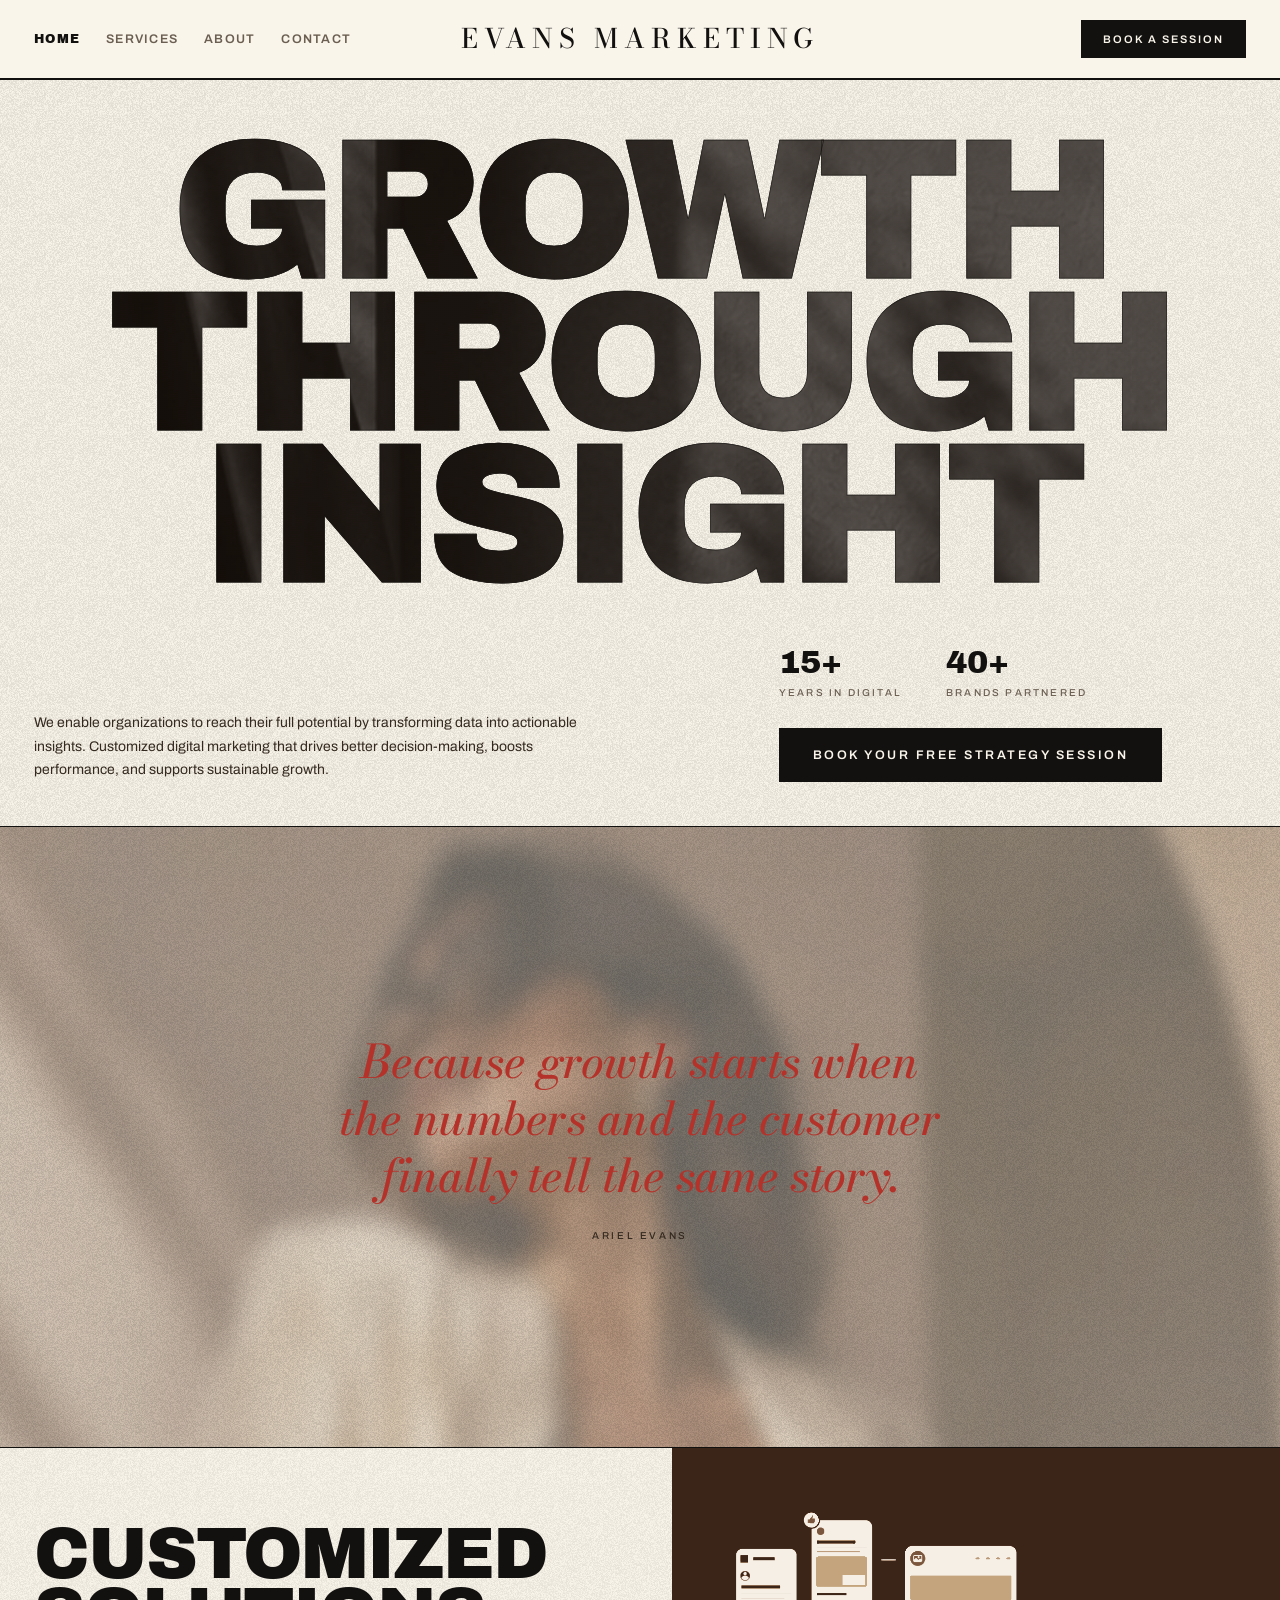
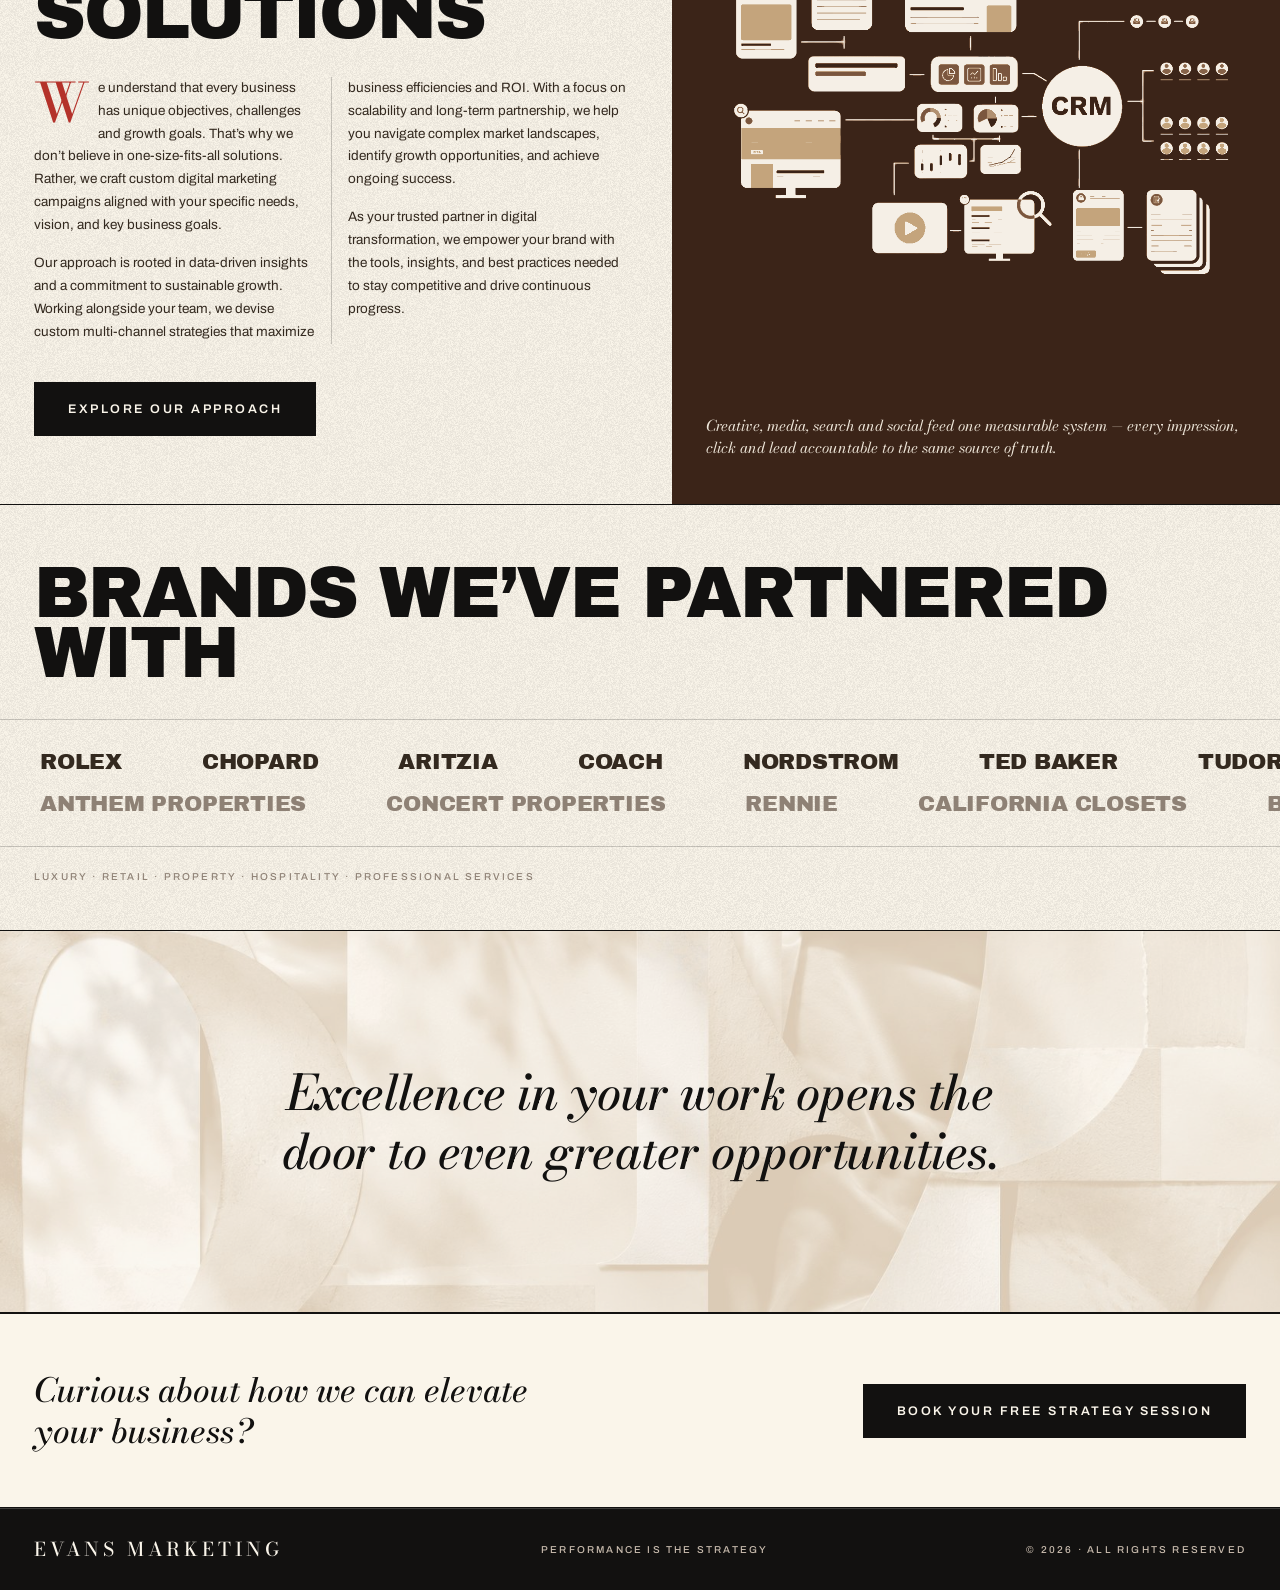
<file: index.html>
<!DOCTYPE html>
<html lang="en">
<head>
<meta charset="utf-8" />
<meta name="viewport" content="width=device-width, initial-scale=1" />
<title>Evans Marketing — Growth strategy &amp; performance marketing, Vancouver</title>
<meta name="description" content="Evans Marketing turns data into actionable insight. Customized digital marketing strategy and performance media from Ariel Evans — 15+ years, 40+ brands, Vancouver B.C." />
<meta property="og:title" content="Evans Marketing — Growth strategy &amp; performance marketing, Vancouver" />
<meta property="og:description" content="Evans Marketing turns data into actionable insight. Customized digital marketing strategy and performance media from Ariel Evans — 15+ years, 40+ brands, Vancouver B.C." />
<meta property="og:type" content="website" />
<link rel="preload" href="assets/fonts/archivo-black-latin.woff2" as="font" type="font/woff2" crossorigin />
<link rel="preload" href="assets/fonts/archivo-variable-latin.woff2" as="font" type="font/woff2" crossorigin />
<link rel="stylesheet" href="assets/css/fonts.css" />
<link rel="icon" href="favicon.ico" sizes="any" />
<link rel="icon" href="assets/img/favicon.svg" type="image/svg+xml" />
<link rel="stylesheet" href="assets/css/styles.css" />
<script src="assets/js/main.js" defer></script>
</head>
<body>
<a class="skip-link" href="#main">Skip to content</a>

<div class="page">

  <header class="site-header">
    <nav class="site-nav" aria-label="Primary">
      <a href="index.html" aria-current="page">Home</a>
      <a href="services.html">Services</a>
      <a href="about.html">About</a>
      <a href="contact.html">Contact</a>
    </nav>
    <a class="wordmark" href="index.html">Evans Marketing</a>
    <div class="header-cta">
      <a class="btn btn--compact" href="contact.html">Book a session</a>
    </div>
  </header>

  <main id="main">

    <!-- Hero: photo-in-type headline -->
    <section class="section hero">
      <div class="grain grain--16" aria-hidden="true"></div>

      <div class="hero__slab" id="heroSlab">
        <h1 class="hero__title">
          <span>Growth</span>
          <span>through</span>
          <span>insight</span>
        </h1>
        <div class="hero__scan" aria-hidden="true"></div>
      </div>

      <div class="hero__foot">
        <p class="hero__intro">We enable organizations to reach their full potential by transforming data into actionable insights. Customized digital marketing that drives better decision-making, boosts performance, and supports sustainable growth.</p>
        <div class="hero__aside">
          <div class="stats">
            <div>
              <div class="stat__figure">15+</div>
              <div class="stat__label">Years in digital</div>
            </div>
            <div>
              <div class="stat__figure">40+</div>
              <div class="stat__label">Brands partnered</div>
            </div>
          </div>
          <a class="btn" href="contact.html">Book your free strategy session</a>
        </div>
      </div>
    </section>
    <!-- Pull quote -->
    <section class="section quote-band">
      <img class="quote-band__bg" src="assets/img/editorial-portrait.jpg" alt="" aria-hidden="true" />
      <div class="quote-band__wash" aria-hidden="true"></div>
      <div class="grain grain--20" aria-hidden="true"></div>
      <blockquote>
        <p>Because growth starts when the numbers and the customer finally tell the same story.</p>
        <footer>Ariel Evans</footer>
      </blockquote>
    </section>
    <!-- Customized solutions -->
    <section class="section solutions" id="solutions" aria-labelledby="solutions-title">
      <div class="grain" aria-hidden="true"></div>

      <div class="solutions__copy">
        <h2 class="h-section" id="solutions-title">Customized solutions</h2>
        <div class="solutions__body">
          <p><span class="dropcap">W</span>e understand that every business has unique objectives, challenges and growth goals. That&rsquo;s why we don&rsquo;t believe in one-size-fits-all solutions. Rather, we craft custom digital marketing campaigns aligned with your specific needs, vision, and key business goals.</p>
          <p>Our approach is rooted in data-driven insights and a commitment to sustainable growth. Working alongside your team, we devise custom multi-channel strategies that maximize business efficiencies and ROI. With a focus on scalability and long-term partnership, we help you navigate complex market landscapes, identify growth opportunities, and achieve ongoing success.</p>
          <p>As your trusted partner in digital transformation, we empower your brand with the tools, insights, and best practices needed to stay competitive and drive continuous progress.</p>
        </div>
        <a class="btn" href="services.html">Explore our approach</a>
      </div>

      <figure class="ecosystem">
        <img src="assets/img/ecosystem-brand.png" alt="Full-funnel digital marketing ecosystem feeding a central CRM" width="1068" height="788" loading="lazy" />
        <figcaption>Creative, media, search and social feed one measurable system &mdash; every impression, click and lead accountable to the same source of truth.</figcaption>
      </figure>
    </section>
    <!-- Brands marquee -->
    <section class="section brands" id="brands" aria-labelledby="brands-title">
      <div class="grain" aria-hidden="true"></div>
      <div class="brands__head">
        <h2 class="h-section" id="brands-title">Brands we&rsquo;ve partnered with</h2>
      </div>
      <div class="marquee">
        <div class="marquee__track" aria-hidden="true">
          <div class="marquee__list">
            <span>Rolex</span><span>Chopard</span><span>Aritzia</span><span>Coach</span><span>Nordstrom</span><span>Ted Baker</span><span>Tudor</span><span>Mazda</span><span>Accor</span><span>Wyndham Hotels</span><span>Whistler Blackcomb</span><span>Tourism Vancouver</span>
          </div>
          <div class="marquee__list">
            <span>Rolex</span><span>Chopard</span><span>Aritzia</span><span>Coach</span><span>Nordstrom</span><span>Ted Baker</span><span>Tudor</span><span>Mazda</span><span>Accor</span><span>Wyndham Hotels</span><span>Whistler Blackcomb</span><span>Tourism Vancouver</span>
          </div>
        </div>
        <div class="marquee__track marquee__track--reverse" aria-hidden="true">
          <div class="marquee__list">
            <span>Anthem Properties</span><span>Concert Properties</span><span>Rennie</span><span>California Closets</span><span>Benjamin Moore</span><span>Seaspan</span><span>Grant Thornton</span><span>UBC</span><span>Nando&rsquo;s</span><span>Project Skin MD</span><span>Alpine Credits</span><span>Verve Living</span>
          </div>
          <div class="marquee__list">
            <span>Anthem Properties</span><span>Concert Properties</span><span>Rennie</span><span>California Closets</span><span>Benjamin Moore</span><span>Seaspan</span><span>Grant Thornton</span><span>UBC</span><span>Nando&rsquo;s</span><span>Project Skin MD</span><span>Alpine Credits</span><span>Verve Living</span>
          </div>
        </div>
        <!-- The marquee is decorative motion; this is the accessible list. -->
        <p class="visually-hidden">
          Brands we have partnered with: Rolex, Chopard, Aritzia, Coach, Nordstrom,
          Ted Baker, Tudor, Mazda, Accor, Wyndham Hotels, Whistler Blackcomb,
          Tourism Vancouver, Anthem Properties, Concert Properties, Rennie,
          California Closets, Benjamin Moore, Seaspan, Grant Thornton, UBC,
          Nando&rsquo;s, Project Skin MD, Alpine Credits and Verve Living.
        </p>
      </div>
      <div class="brands__categories">Luxury &middot; Retail &middot; Property &middot; Hospitality &middot; Professional services</div>
    </section>
    <!-- "Excellence" slab -->
    <section class="section slab">
      <img class="slab__bg" src="assets/img/paper-type-brand.jpg" alt="" aria-hidden="true" loading="lazy" />
      <div class="slab__wash" aria-hidden="true"></div>
      <div class="slab__inner">
        <p>Excellence in your work opens the door to even greater opportunities.</p>
      </div>
    </section>

    <!-- Closing CTA -->
    <section class="section cta-band">
      <p>Curious about how we can elevate your business?</p>
      <a class="btn" href="contact.html">Book your free strategy session</a>
    </section>

  </main>

  <footer class="site-footer">
    <span class="footer-mark">Evans Marketing</span>
    <span>Performance is the strategy</span>
    <span>&copy; 2026 &middot; All rights reserved</span>
  </footer>

</div>

</body>
</html>
</file>
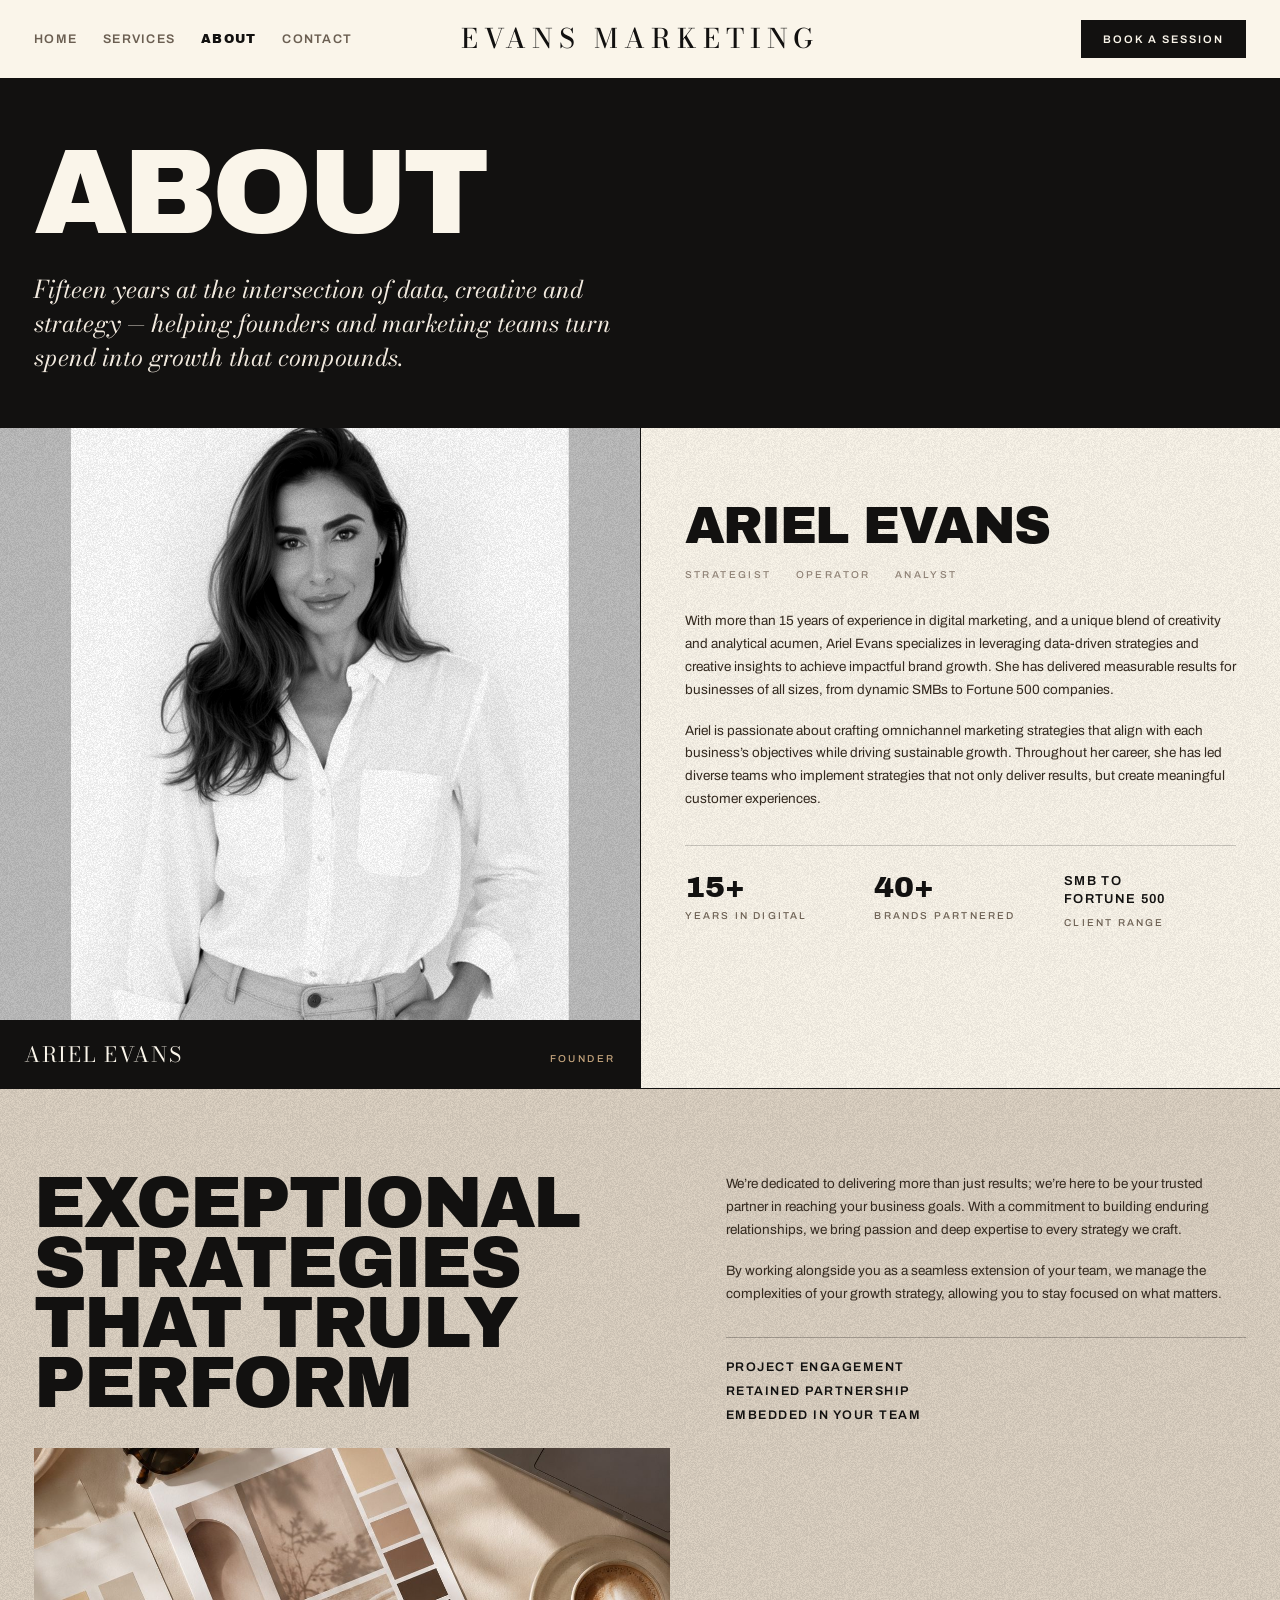
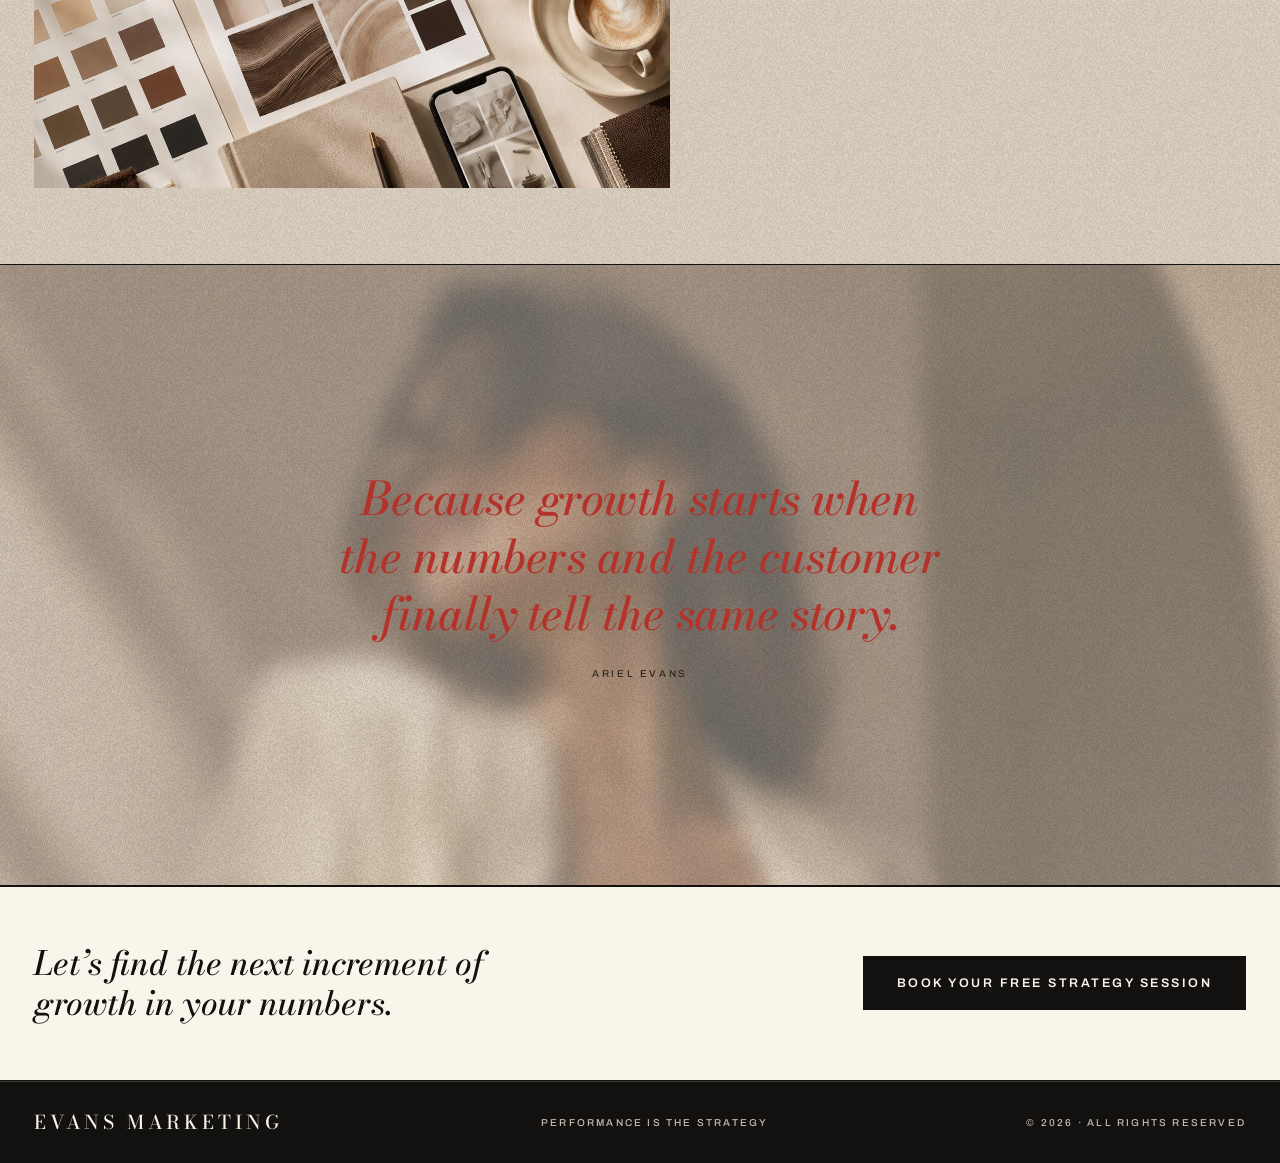
<file: about.html>
<!DOCTYPE html>
<html lang="en">
<head>
<meta charset="utf-8" />
<meta name="viewport" content="width=device-width, initial-scale=1" />
<title>About Ariel Evans — Evans Marketing</title>
<meta name="description" content="Fifteen years at the intersection of data, creative and strategy — helping founders and marketing teams turn spend into growth that compounds." />
<meta property="og:title" content="About Ariel Evans — Evans Marketing" />
<meta property="og:description" content="Fifteen years at the intersection of data, creative and strategy — helping founders and marketing teams turn spend into growth that compounds." />
<meta property="og:type" content="website" />
<link rel="preload" href="assets/fonts/archivo-black-latin.woff2" as="font" type="font/woff2" crossorigin />
<link rel="preload" href="assets/fonts/archivo-variable-latin.woff2" as="font" type="font/woff2" crossorigin />
<link rel="stylesheet" href="assets/css/fonts.css" />
<link rel="icon" href="favicon.ico" sizes="any" />
<link rel="icon" href="assets/img/favicon.svg" type="image/svg+xml" />
<link rel="stylesheet" href="assets/css/styles.css" />
<script src="assets/js/main.js" defer></script>
</head>
<body>
<a class="skip-link" href="#main">Skip to content</a>

<div class="page">

  <header class="site-header">
    <nav class="site-nav" aria-label="Primary">
      <a href="index.html">Home</a>
      <a href="services.html">Services</a>
      <a href="about.html" aria-current="page">About</a>
      <a href="contact.html">Contact</a>
    </nav>
    <a class="wordmark" href="index.html">Evans Marketing</a>
    <div class="header-cta">
      <a class="btn btn--compact" href="contact.html">Book a session</a>
    </div>
  </header>

  <main id="main">

    <!-- Masthead -->
    <section class="section masthead masthead--about">
      <h1 class="h-display masthead__title">About</h1>
      <p class="standfirst">Fifteen years at the intersection of data, creative and strategy &mdash; helping founders and marketing teams turn spend into growth that compounds.</p>
    </section>

    <!-- Founder spread -->
    <section class="founder" id="about" aria-labelledby="founder-title">
      <div class="founder__portrait">
        <img src="assets/img/ariel.jpg" alt="Portrait of Ariel Evans" width="1024" height="1024" />
        <div class="grain grain--16" aria-hidden="true"></div>
        <div class="founder__caption">
          <span class="name">Ariel Evans</span>
          <span class="role">Founder</span>
        </div>
      </div>

      <div class="founder__bio">
        <div class="grain" aria-hidden="true"></div>
        <div class="layer">
          <h2 id="founder-title">Ariel Evans</h2>
          <div class="founder__roles">
            <span>Strategist</span>
            <span>Operator</span>
            <span>Analyst</span>
          </div>
          <div class="founder__copy">
            <p>With more than 15 years of experience in digital marketing, and a unique blend of creativity and analytical acumen, Ariel Evans specializes in leveraging data-driven strategies and creative insights to achieve impactful brand growth. She has delivered measurable results for businesses of all sizes, from dynamic SMBs to Fortune 500 companies.</p>
            <p>Ariel is passionate about crafting omnichannel marketing strategies that align with each business&rsquo;s objectives while driving sustainable growth. Throughout her career, she has led diverse teams who implement strategies that not only deliver results, but create meaningful customer experiences.</p>
          </div>
          <div class="founder__stats">
            <div>
              <div class="stat__figure">15+</div>
              <div class="stat__label">Years in digital</div>
            </div>
            <div>
              <div class="stat__figure">40+</div>
              <div class="stat__label">Brands partnered</div>
            </div>
            <div>
              <div class="stat__range">SMB to<br />Fortune 500</div>
              <div class="stat__label">Client range</div>
            </div>
          </div>
        </div>
      </div>
    </section>

    <!-- Exceptional strategies -->
    <section class="section exceptional" aria-labelledby="exceptional-title">
      <div class="grain grain--16" aria-hidden="true"></div>
      <div class="exceptional__grid">
        <div class="exceptional__left">
          <h2 class="h-section" id="exceptional-title">Exceptional strategies that truly perform</h2>
          <img src="assets/img/studio-flatlay.jpg" alt="Brand strategy materials on a studio desk" width="1254" height="1254" loading="lazy" />
        </div>
        <div class="exceptional__right">
          <p>We&rsquo;re dedicated to delivering more than just results; we&rsquo;re here to be your trusted partner in reaching your business goals. With a commitment to building enduring relationships, we bring passion and deep expertise to every strategy we craft.</p>
          <p>By working alongside you as a seamless extension of your team, we manage the complexities of your growth strategy, allowing you to stay focused on what matters.</p>
          <div class="engagement">
            <div class="engagement__list">
              <span>Project engagement</span>
              <span>Retained partnership</span>
              <span>Embedded in your team</span>
            </div>
          </div>
        </div>
      </div>
    </section>
    <!-- Pull quote -->
    <section class="section quote-band">
      <img class="quote-band__bg" src="assets/img/editorial-portrait.jpg" alt="" aria-hidden="true" />
      <div class="quote-band__wash" aria-hidden="true"></div>
      <div class="grain grain--20" aria-hidden="true"></div>
      <blockquote>
        <p>Because growth starts when the numbers and the customer finally tell the same story.</p>
        <footer>Ariel Evans</footer>
      </blockquote>
    </section>

    <!-- Closing CTA -->
    <section class="section cta-band">
      <p>Let&rsquo;s find the next increment of growth in your numbers.</p>
      <a class="btn" href="contact.html">Book your free strategy session</a>
    </section>

  </main>

  <footer class="site-footer">
    <span class="footer-mark">Evans Marketing</span>
    <span>Performance is the strategy</span>
    <span>&copy; 2026 &middot; All rights reserved</span>
  </footer>

</div>

</body>
</html>
</file>
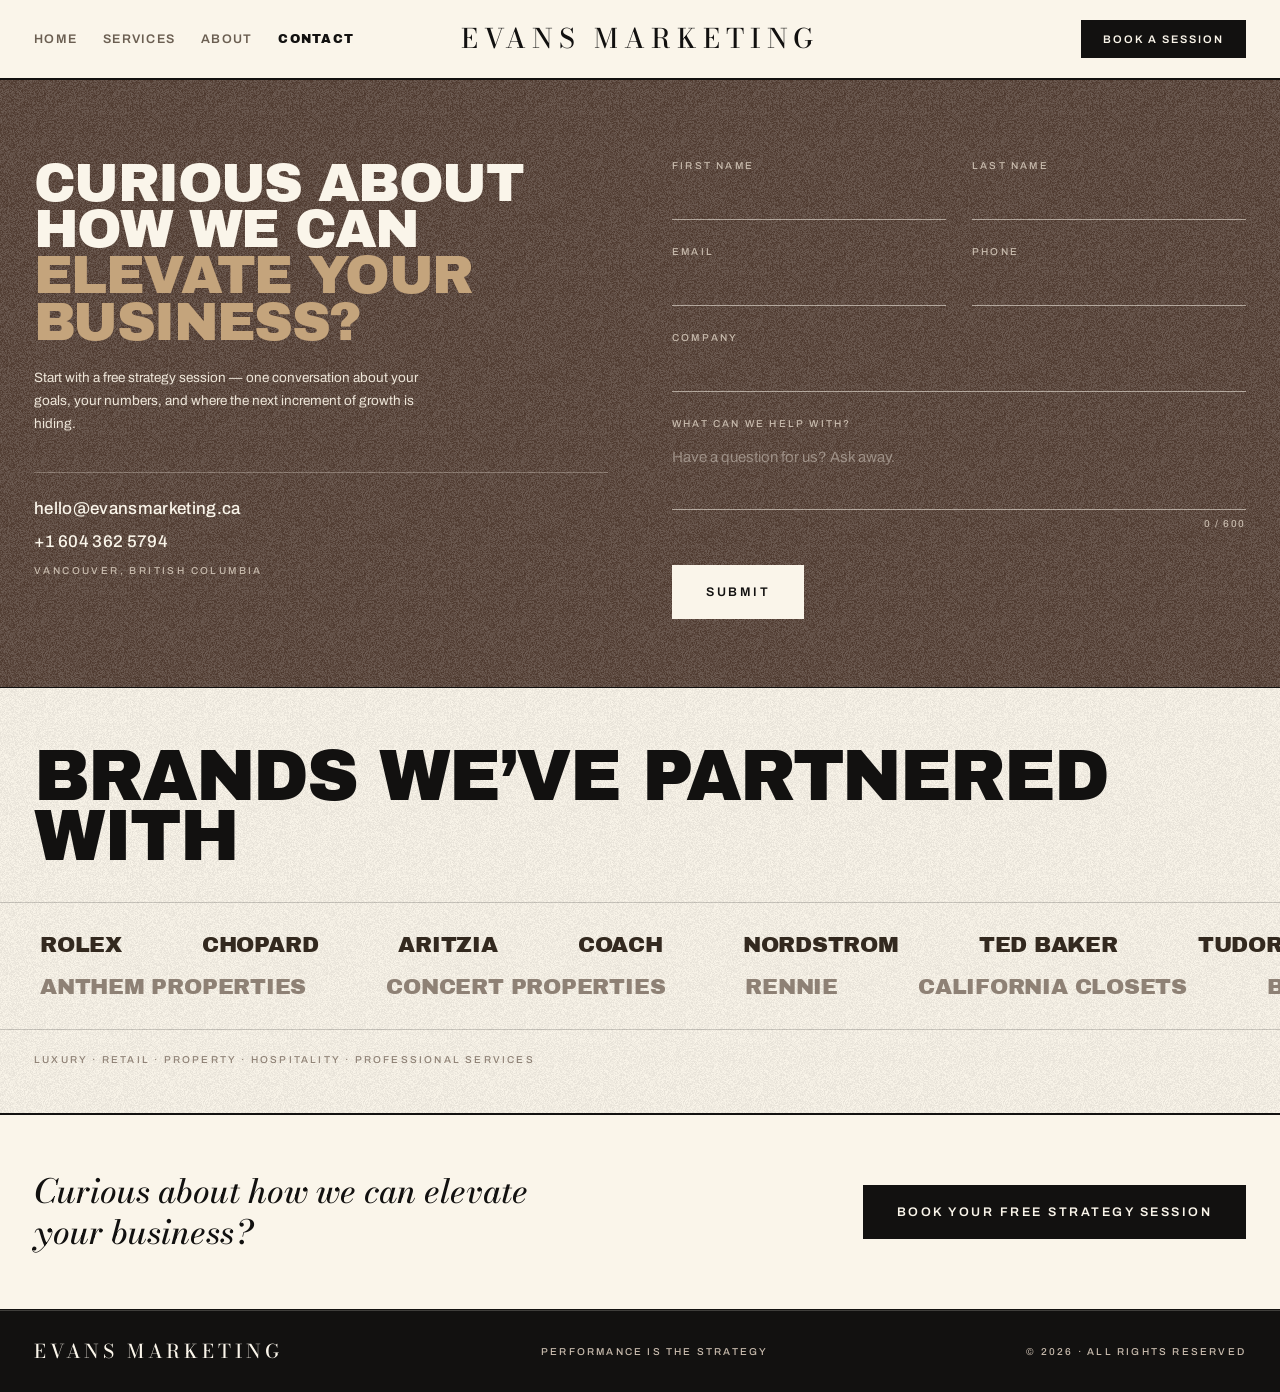
<file: contact.html>
<!DOCTYPE html>
<html lang="en">
<head>
<meta charset="utf-8" />
<meta name="viewport" content="width=device-width, initial-scale=1" />
<title>Contact — Evans Marketing</title>
<meta name="description" content="Book a free strategy session with Evans Marketing. One conversation about your goals, your numbers, and where the next increment of growth is hiding." />
<meta property="og:title" content="Contact — Evans Marketing" />
<meta property="og:description" content="Book a free strategy session with Evans Marketing. One conversation about your goals, your numbers, and where the next increment of growth is hiding." />
<meta property="og:type" content="website" />
<link rel="preload" href="assets/fonts/archivo-black-latin.woff2" as="font" type="font/woff2" crossorigin />
<link rel="preload" href="assets/fonts/archivo-variable-latin.woff2" as="font" type="font/woff2" crossorigin />
<link rel="stylesheet" href="assets/css/fonts.css" />
<link rel="icon" href="favicon.ico" sizes="any" />
<link rel="icon" href="assets/img/favicon.svg" type="image/svg+xml" />
<link rel="stylesheet" href="assets/css/styles.css" />
<script src="assets/js/main.js" defer></script>
</head>
<body>
<a class="skip-link" href="#main">Skip to content</a>

<div class="page">

  <header class="site-header">
    <nav class="site-nav" aria-label="Primary">
      <a href="index.html">Home</a>
      <a href="services.html">Services</a>
      <a href="about.html">About</a>
      <a href="contact.html" aria-current="page">Contact</a>
    </nav>
    <a class="wordmark" href="index.html">Evans Marketing</a>
    <div class="header-cta">
      <a class="btn btn--compact" href="contact.html">Book a session</a>
    </div>
  </header>

  <main id="main">

    <!-- Get in touch -->
    <section class="section contact" id="contact" aria-labelledby="contact-title">
      <div class="grain grain--screen" aria-hidden="true"></div>
      <div class="contact__grid">
        <div>
          <h2 id="contact-title">Curious about how we can <span class="accent">elevate your business?</span></h2>
          <p class="contact__lede">Start with a free strategy session &mdash; one conversation about your goals, your numbers, and where the next increment of growth is hiding.</p>
          <div class="contact__details">
            <a href="mailto:hello@evansmarketing.ca">hello@evansmarketing.ca</a>
            <a href="tel:+16043625794">+1 604 362 5794</a>
            <span class="place">Vancouver, British Columbia</span>
          </div>
        </div>

        <!-- No inbox is wired up yet. Add data-endpoint="..." to POST the
             fields to a form service — see README.md. -->
        <form class="contact-form" novalidate>
          <label class="field">
            <span>First name</span>
            <input type="text" name="first" autocomplete="given-name" required />
            <span class="field__error" aria-live="polite"></span>
          </label>
          <label class="field">
            <span>Last name</span>
            <input type="text" name="last" autocomplete="family-name" required />
            <span class="field__error" aria-live="polite"></span>
          </label>
          <label class="field">
            <span>Email</span>
            <input type="email" name="email" autocomplete="email" required />
            <span class="field__error" aria-live="polite"></span>
          </label>
          <label class="field">
            <span>Phone</span>
            <input type="tel" name="phone" autocomplete="tel" required />
            <span class="field__error" aria-live="polite"></span>
          </label>
          <label class="field field--wide">
            <span>Company</span>
            <input type="text" name="company" autocomplete="organization" required />
            <span class="field__error" aria-live="polite"></span>
          </label>
          <label class="field field--wide">
            <span>What can we help with?</span>
            <textarea name="message" rows="3" maxlength="600" placeholder="Have a question for us? Ask away."></textarea>
            <span class="field__counter" aria-hidden="true">0 / 600</span>
            <span class="field__error" aria-live="polite"></span>
          </label>
          <div class="form__foot">
            <button class="btn btn--light" type="submit">Submit</button>
          </div>
          <p class="form__status" role="status" aria-live="polite"></p>
        </form>
      </div>
    </section>
    <!-- Brands marquee -->
    <section class="section brands" id="brands" aria-labelledby="brands-title">
      <div class="grain" aria-hidden="true"></div>
      <div class="brands__head">
        <h2 class="h-section" id="brands-title">Brands we&rsquo;ve partnered with</h2>
      </div>
      <div class="marquee">
        <div class="marquee__track" aria-hidden="true">
          <div class="marquee__list">
            <span>Rolex</span><span>Chopard</span><span>Aritzia</span><span>Coach</span><span>Nordstrom</span><span>Ted Baker</span><span>Tudor</span><span>Mazda</span><span>Accor</span><span>Wyndham Hotels</span><span>Whistler Blackcomb</span><span>Tourism Vancouver</span>
          </div>
          <div class="marquee__list">
            <span>Rolex</span><span>Chopard</span><span>Aritzia</span><span>Coach</span><span>Nordstrom</span><span>Ted Baker</span><span>Tudor</span><span>Mazda</span><span>Accor</span><span>Wyndham Hotels</span><span>Whistler Blackcomb</span><span>Tourism Vancouver</span>
          </div>
        </div>
        <div class="marquee__track marquee__track--reverse" aria-hidden="true">
          <div class="marquee__list">
            <span>Anthem Properties</span><span>Concert Properties</span><span>Rennie</span><span>California Closets</span><span>Benjamin Moore</span><span>Seaspan</span><span>Grant Thornton</span><span>UBC</span><span>Nando&rsquo;s</span><span>Project Skin MD</span><span>Alpine Credits</span><span>Verve Living</span>
          </div>
          <div class="marquee__list">
            <span>Anthem Properties</span><span>Concert Properties</span><span>Rennie</span><span>California Closets</span><span>Benjamin Moore</span><span>Seaspan</span><span>Grant Thornton</span><span>UBC</span><span>Nando&rsquo;s</span><span>Project Skin MD</span><span>Alpine Credits</span><span>Verve Living</span>
          </div>
        </div>
        <!-- The marquee is decorative motion; this is the accessible list. -->
        <p class="visually-hidden">
          Brands we have partnered with: Rolex, Chopard, Aritzia, Coach, Nordstrom,
          Ted Baker, Tudor, Mazda, Accor, Wyndham Hotels, Whistler Blackcomb,
          Tourism Vancouver, Anthem Properties, Concert Properties, Rennie,
          California Closets, Benjamin Moore, Seaspan, Grant Thornton, UBC,
          Nando&rsquo;s, Project Skin MD, Alpine Credits and Verve Living.
        </p>
      </div>
      <div class="brands__categories">Luxury &middot; Retail &middot; Property &middot; Hospitality &middot; Professional services</div>
    </section>

    <!-- Closing CTA -->
    <section class="section cta-band">
      <p>Curious about how we can elevate your business?</p>
      <a class="btn" href="contact.html">Book your free strategy session</a>
    </section>

  </main>

  <footer class="site-footer">
    <span class="footer-mark">Evans Marketing</span>
    <span>Performance is the strategy</span>
    <span>&copy; 2026 &middot; All rights reserved</span>
  </footer>

</div>

</body>
</html>
</file>
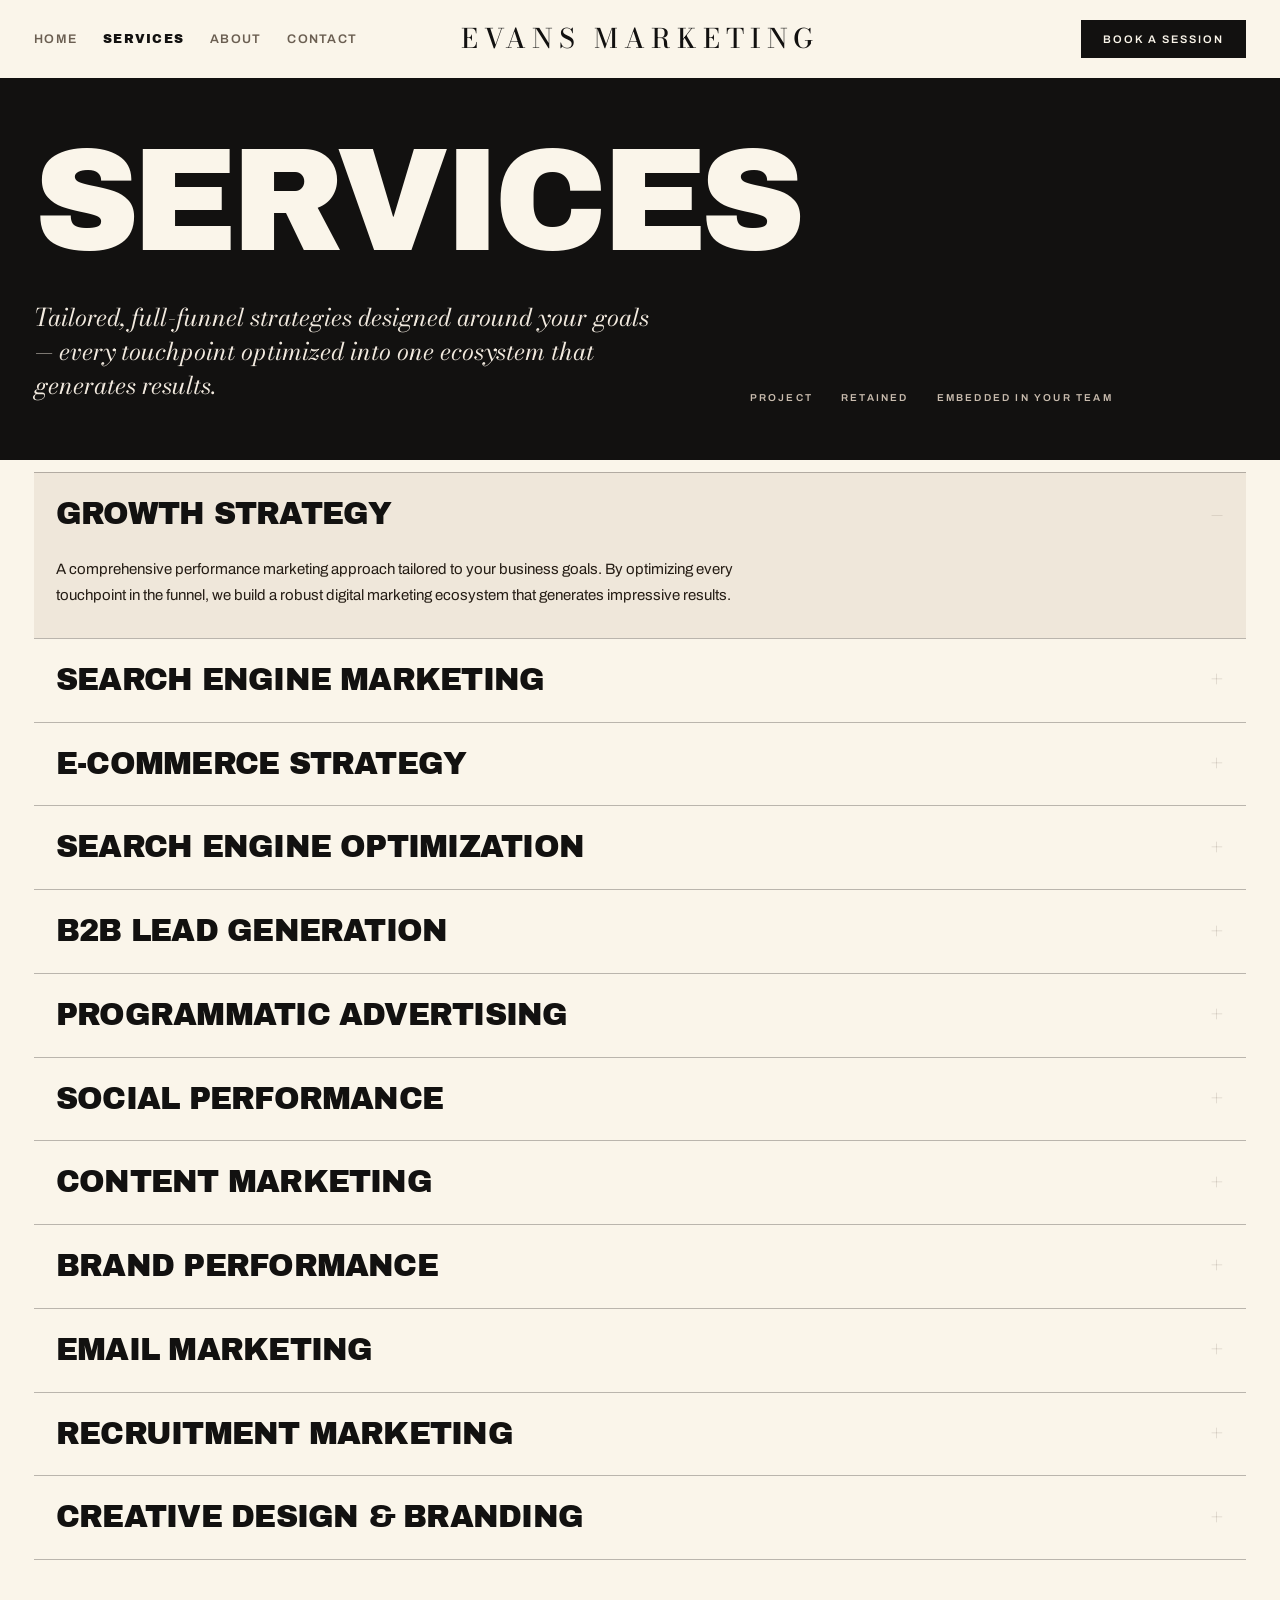
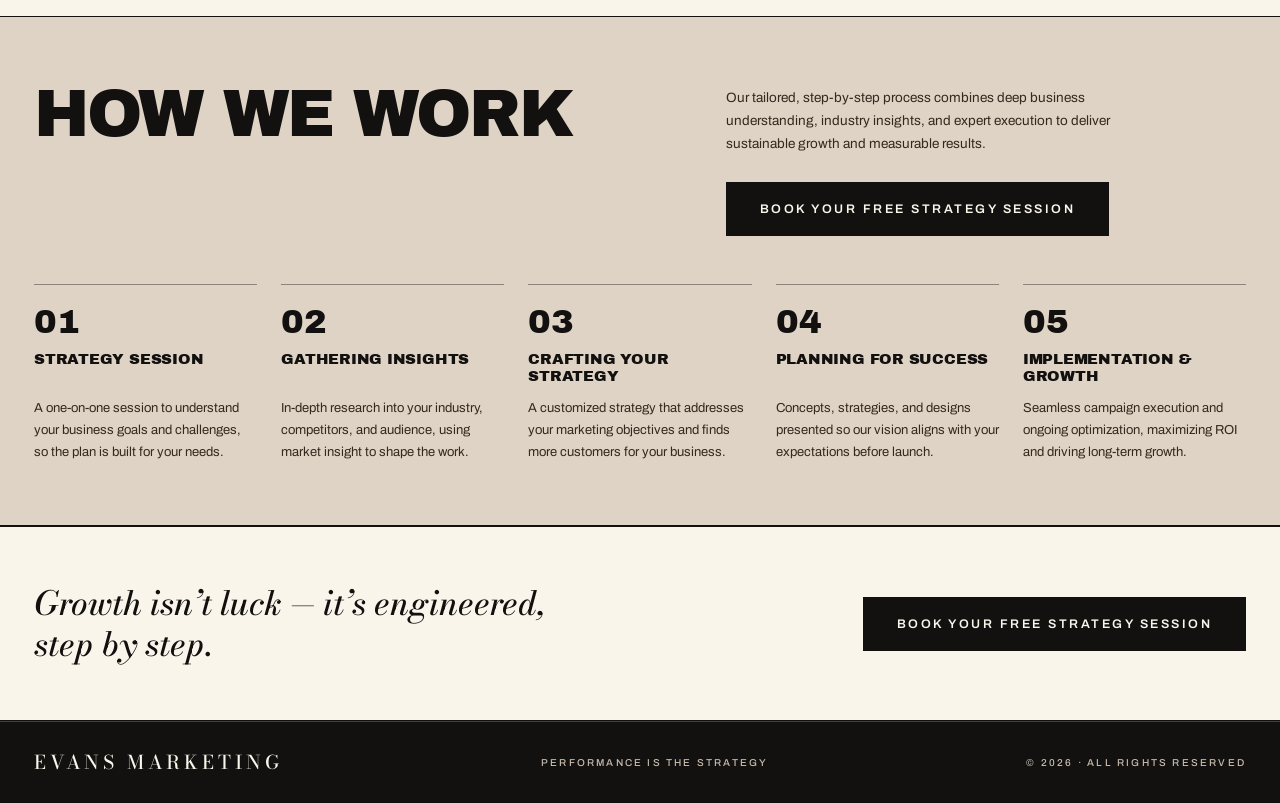
<file: services.html>
<!DOCTYPE html>
<html lang="en">
<head>
<meta charset="utf-8" />
<meta name="viewport" content="width=device-width, initial-scale=1" />
<title>Services — Evans Marketing</title>
<meta name="description" content="Twelve full-funnel services: growth strategy, SEM, SEO, e-commerce, B2B lead generation, programmatic, social, content, brand, email, recruitment and creative." />
<meta property="og:title" content="Services — Evans Marketing" />
<meta property="og:description" content="Twelve full-funnel services: growth strategy, SEM, SEO, e-commerce, B2B lead generation, programmatic, social, content, brand, email, recruitment and creative." />
<meta property="og:type" content="website" />
<link rel="preload" href="assets/fonts/archivo-black-latin.woff2" as="font" type="font/woff2" crossorigin />
<link rel="preload" href="assets/fonts/archivo-variable-latin.woff2" as="font" type="font/woff2" crossorigin />
<link rel="stylesheet" href="assets/css/fonts.css" />
<link rel="icon" href="favicon.ico" sizes="any" />
<link rel="icon" href="assets/img/favicon.svg" type="image/svg+xml" />
<link rel="stylesheet" href="assets/css/styles.css" />
<script src="assets/js/main.js" defer></script>
</head>
<body>
<a class="skip-link" href="#main">Skip to content</a>

<div class="page">

  <header class="site-header">
    <nav class="site-nav" aria-label="Primary">
      <a href="index.html">Home</a>
      <a href="services.html" aria-current="page">Services</a>
      <a href="about.html">About</a>
      <a href="contact.html">Contact</a>
    </nav>
    <a class="wordmark" href="index.html">Evans Marketing</a>
    <div class="header-cta">
      <a class="btn btn--compact" href="contact.html">Book a session</a>
    </div>
  </header>

  <main id="main">

    <!-- Masthead -->
    <section class="section masthead">
      <h1 class="h-display masthead__title">Services</h1>
      <div class="masthead__foot">
        <p class="standfirst">Tailored, full-funnel strategies designed around your goals &mdash; every touchpoint optimized into one ecosystem that generates results.</p>
        <div class="tags">
          <span>Project</span>
          <span>Retained</span>
          <span>Embedded in your team</span>
        </div>
      </div>
    </section>

    <!-- The index: twelve services, one open at a time -->
    <section class="section index" id="work" aria-label="Services index">

      <div class="acc-item is-open">
        <h2>
          <button class="acc-trigger" type="button"
                  aria-expanded="true" aria-controls="service-01">
            <span class="acc-title">Growth Strategy</span>
            <span class="acc-marker" aria-hidden="true">–</span>
          </button>
        </h2>
        <div class="acc-panel" id="service-01" role="region">
          <p>A comprehensive performance marketing approach tailored to your business goals. By optimizing every touchpoint in the funnel, we build a robust digital marketing ecosystem that generates impressive results.</p>
        </div>
      </div>

      <div class="acc-item">
        <h2>
          <button class="acc-trigger" type="button"
                  aria-expanded="false" aria-controls="service-02">
            <span class="acc-title">Search Engine Marketing</span>
            <span class="acc-marker" aria-hidden="true">+</span>
          </button>
        </h2>
        <div class="acc-panel" id="service-02" role="region">
          <p>With over 80% of consumers researching products online before purchase, engaging high-intent users is essential. Targeted paid search campaigns that increase traffic, boost conversions, and elevate ROI.</p>
        </div>
      </div>

      <div class="acc-item">
        <h2>
          <button class="acc-trigger" type="button"
                  aria-expanded="false" aria-controls="service-03">
            <span class="acc-title">E-commerce Strategy</span>
            <span class="acc-marker" aria-hidden="true">+</span>
          </button>
        </h2>
        <div class="acc-panel" id="service-03" role="region">
          <p>Global retail e-commerce sales are projected to reach $7.96 trillion by 2027, but rising ad costs and DTC competition are barriers. From streamlining customer journeys to fine-tuning campaigns for maximum ROI, we deliver solutions that engage your audience and drive lasting success.</p>
        </div>
      </div>

      <div class="acc-item">
        <h2>
          <button class="acc-trigger" type="button"
                  aria-expanded="false" aria-controls="service-04">
            <span class="acc-title">Search Engine Optimization</span>
            <span class="acc-marker" aria-hidden="true">+</span>
          </button>
        </h2>
        <div class="acc-panel" id="service-04" role="region">
          <p>Elevate your visibility and attract users actively seeking your products. We develop on-site and off-site SEO strategies that build trust with both your audience and search algorithms, delivering long-term results.</p>
        </div>
      </div>

      <div class="acc-item">
        <h2>
          <button class="acc-trigger" type="button"
                  aria-expanded="false" aria-controls="service-05">
            <span class="acc-title">B2B Lead Generation</span>
            <span class="acc-marker" aria-hidden="true">+</span>
          </button>
        </h2>
        <div class="acc-panel" id="service-05" role="region">
          <p>Capture high-quality leads through targeted content and purposeful interactions. Leveraging data integration and automation, we create personalized outreach sequences that connect with decision-makers and position your brand as a thought leader.</p>
        </div>
      </div>

      <div class="acc-item">
        <h2>
          <button class="acc-trigger" type="button"
                  aria-expanded="false" aria-controls="service-06">
            <span class="acc-title">Programmatic Advertising</span>
            <span class="acc-marker" aria-hidden="true">+</span>
          </button>
        </h2>
        <div class="acc-panel" id="service-06" role="region">
          <div class="acc-panel__body">
          <p>With precise targeting and impactful visuals, our programmatic services generate impressions that convert. Advanced technology and insight-led targeting ensure your message reaches audiences with efficiency.</p>
          <div class="channel-tags"><span>Display</span><span>Audio</span><span>DOOH</span><span>Connected TV</span></div>
        </div>
        </div>
      </div>

      <div class="acc-item">
        <h2>
          <button class="acc-trigger" type="button"
                  aria-expanded="false" aria-controls="service-07">
            <span class="acc-title">Social Performance</span>
            <span class="acc-marker" aria-hidden="true">+</span>
          </button>
        </h2>
        <div class="acc-panel" id="service-07" role="region">
          <p>With 31% of consumers using social platforms for product discovery, these channels are essential. We create targeted advertising campaigns and content strategies that inspire meaningful interactions and drive conversions.</p>
        </div>
      </div>

      <div class="acc-item">
        <h2>
          <button class="acc-trigger" type="button"
                  aria-expanded="false" aria-controls="service-08">
            <span class="acc-title">Content Marketing</span>
            <span class="acc-marker" aria-hidden="true">+</span>
          </button>
        </h2>
        <div class="acc-panel" id="service-08" role="region">
          <p>We produce content that connects, builds trust, and inspires action. By aligning your messaging across all digital touchpoints, we elevate your brand and propel your business forward.</p>
        </div>
      </div>

      <div class="acc-item">
        <h2>
          <button class="acc-trigger" type="button"
                  aria-expanded="false" aria-controls="service-09">
            <span class="acc-title">Brand Performance</span>
            <span class="acc-marker" aria-hidden="true">+</span>
          </button>
        </h2>
        <div class="acc-panel" id="service-09" role="region">
          <p>In a landscape crowded with competing voices, we help your brand break through the noise. Combining consumer insight with your brand&rsquo;s strengths, we build strategies that foster genuine emotional connection.</p>
        </div>
      </div>

      <div class="acc-item">
        <h2>
          <button class="acc-trigger" type="button"
                  aria-expanded="false" aria-controls="service-10">
            <span class="acc-title">Email Marketing</span>
            <span class="acc-marker" aria-hidden="true">+</span>
          </button>
        </h2>
        <div class="acc-panel" id="service-10" role="region">
          <p>Campaigns structured with strategic segmentation and engaging content to connect with your subscribers. Through audience definition and competitor analysis, we ensure your strategy performs.</p>
        </div>
      </div>

      <div class="acc-item">
        <h2>
          <button class="acc-trigger" type="button"
                  aria-expanded="false" aria-controls="service-11">
            <span class="acc-title">Recruitment Marketing</span>
            <span class="acc-marker" aria-hidden="true">+</span>
          </button>
        </h2>
        <div class="acc-panel" id="service-11" role="region">
          <p>Through targeted campaigns across top platforms and digital channels, we engage high-quality candidates where they&rsquo;re most active &mdash; ensuring your opportunities are seen and drive action.</p>
        </div>
      </div>

      <div class="acc-item">
        <h2>
          <button class="acc-trigger" type="button"
                  aria-expanded="false" aria-controls="service-12">
            <span class="acc-title">Creative Design &amp; Branding</span>
            <span class="acc-marker" aria-hidden="true">+</span>
          </button>
        </h2>
        <div class="acc-panel" id="service-12" role="region">
          <p>Graphic design and UX/UI expertise that brings your brand to life &mdash; from ideation to execution. We build authentic brand identities and strategies that speak to your audience today and adapt for tomorrow.</p>
        </div>
      </div>
    </section>

    <!-- How we work -->
    <section class="section process" id="process" aria-labelledby="process-title">
      <div class="process__head">
        <div>
          <h2 class="h-section" id="process-title">How we work</h2>
        </div>
        <div class="process__intro">
          <p>Our tailored, step-by-step process combines deep business understanding, industry insights, and expert execution to deliver sustainable growth and measurable results.</p>
          <a class="btn" href="contact.html">Book your free strategy session</a>
        </div>
      </div>
      <div class="process__steps">
        <div class="step">
          <div class="step__num">01</div>
          <h3>Strategy Session</h3>
          <p>A one-on-one session to understand your business goals and challenges, so the plan is built for your needs.</p>
        </div>
        <div class="step">
          <div class="step__num">02</div>
          <h3>Gathering Insights</h3>
          <p>In-depth research into your industry, competitors, and audience, using market insight to shape the work.</p>
        </div>
        <div class="step">
          <div class="step__num">03</div>
          <h3>Crafting Your Strategy</h3>
          <p>A customized strategy that addresses your marketing objectives and finds more customers for your business.</p>
        </div>
        <div class="step">
          <div class="step__num">04</div>
          <h3>Planning for Success</h3>
          <p>Concepts, strategies, and designs presented so our vision aligns with your expectations before launch.</p>
        </div>
        <div class="step">
          <div class="step__num">05</div>
          <h3>Implementation &amp; Growth</h3>
          <p>Seamless campaign execution and ongoing optimization, maximizing ROI and driving long-term growth.</p>
        </div>
      </div>
    </section>

    <!-- Closing CTA -->
    <section class="section cta-band">
      <p>Growth isn&rsquo;t luck &mdash; it&rsquo;s engineered, step by step.</p>
      <a class="btn" href="contact.html">Book your free strategy session</a>
    </section>

  </main>

  <footer class="site-footer">
    <span class="footer-mark">Evans Marketing</span>
    <span>Performance is the strategy</span>
    <span>&copy; 2026 &middot; All rights reserved</span>
  </footer>

</div>

</body>
</html>
</file>
<file: assets/css/fonts.css>
/* ============================================================================
   Self-hosted webfonts.
   ----------------------------------------------------------------------------
   The same faces Google Fonts serves, stored in assets/fonts/ so the site has
   no third-party dependency: nothing to block, nothing to go down, no request
   to a Google server on every page view.

   Only the latin and latin-ext subsets are included, which is all this site's
   copy needs. Generated from:
   https://fonts.googleapis.com/css2?family=Bodoni+Moda:ital,opsz,wght@0,6..96,400;0,6..96,500;0,6..96,600;1,6..96,400;1,6..96,500;1,6..96,600&family=Archivo:wght@400;500;600&family=Archivo+Black&display=swap

   Archivo and Bodoni Moda are variable fonts, so one file serves every weight:
   eight files cover the twenty faces declared below.

   All three families are licensed under the SIL Open Font License; the licence
   texts and a fuller note are in assets/fonts/.
   ========================================================================== */

@font-face {
  font-family: 'Archivo';
  font-style: normal;
  font-weight: 400;
  font-display: swap;
  src: url('../fonts/archivo-variable-latin-ext.woff2') format('woff2');
  unicode-range: U+0100-02BA, U+02BD-02C5, U+02C7-02CC, U+02CE-02D7, U+02DD-02FF, U+0304, U+0308, U+0329, U+1D00-1DBF, U+1E00-1E9F, U+1EF2-1EFF, U+2020, U+20A0-20AB, U+20AD-20C0, U+2113, U+2C60-2C7F, U+A720-A7FF;
}

@font-face {
  font-family: 'Archivo';
  font-style: normal;
  font-weight: 400;
  font-display: swap;
  src: url('../fonts/archivo-variable-latin.woff2') format('woff2');
  unicode-range: U+0000-00FF, U+0131, U+0152-0153, U+02BB-02BC, U+02C6, U+02DA, U+02DC, U+0304, U+0308, U+0329, U+2000-206F, U+20AC, U+2122, U+2191, U+2193, U+2212, U+2215, U+FEFF, U+FFFD;
}

@font-face {
  font-family: 'Archivo';
  font-style: normal;
  font-weight: 500;
  font-display: swap;
  src: url('../fonts/archivo-variable-latin-ext.woff2') format('woff2');
  unicode-range: U+0100-02BA, U+02BD-02C5, U+02C7-02CC, U+02CE-02D7, U+02DD-02FF, U+0304, U+0308, U+0329, U+1D00-1DBF, U+1E00-1E9F, U+1EF2-1EFF, U+2020, U+20A0-20AB, U+20AD-20C0, U+2113, U+2C60-2C7F, U+A720-A7FF;
}

@font-face {
  font-family: 'Archivo';
  font-style: normal;
  font-weight: 500;
  font-display: swap;
  src: url('../fonts/archivo-variable-latin.woff2') format('woff2');
  unicode-range: U+0000-00FF, U+0131, U+0152-0153, U+02BB-02BC, U+02C6, U+02DA, U+02DC, U+0304, U+0308, U+0329, U+2000-206F, U+20AC, U+2122, U+2191, U+2193, U+2212, U+2215, U+FEFF, U+FFFD;
}

@font-face {
  font-family: 'Archivo';
  font-style: normal;
  font-weight: 600;
  font-display: swap;
  src: url('../fonts/archivo-variable-latin-ext.woff2') format('woff2');
  unicode-range: U+0100-02BA, U+02BD-02C5, U+02C7-02CC, U+02CE-02D7, U+02DD-02FF, U+0304, U+0308, U+0329, U+1D00-1DBF, U+1E00-1E9F, U+1EF2-1EFF, U+2020, U+20A0-20AB, U+20AD-20C0, U+2113, U+2C60-2C7F, U+A720-A7FF;
}

@font-face {
  font-family: 'Archivo';
  font-style: normal;
  font-weight: 600;
  font-display: swap;
  src: url('../fonts/archivo-variable-latin.woff2') format('woff2');
  unicode-range: U+0000-00FF, U+0131, U+0152-0153, U+02BB-02BC, U+02C6, U+02DA, U+02DC, U+0304, U+0308, U+0329, U+2000-206F, U+20AC, U+2122, U+2191, U+2193, U+2212, U+2215, U+FEFF, U+FFFD;
}

@font-face {
  font-family: 'Archivo Black';
  font-style: normal;
  font-weight: 400;
  font-display: swap;
  src: url('../fonts/archivo-black-latin-ext.woff2') format('woff2');
  unicode-range: U+0100-02BA, U+02BD-02C5, U+02C7-02CC, U+02CE-02D7, U+02DD-02FF, U+0304, U+0308, U+0329, U+1D00-1DBF, U+1E00-1E9F, U+1EF2-1EFF, U+2020, U+20A0-20AB, U+20AD-20C0, U+2113, U+2C60-2C7F, U+A720-A7FF;
}

@font-face {
  font-family: 'Archivo Black';
  font-style: normal;
  font-weight: 400;
  font-display: swap;
  src: url('../fonts/archivo-black-latin.woff2') format('woff2');
  unicode-range: U+0000-00FF, U+0131, U+0152-0153, U+02BB-02BC, U+02C6, U+02DA, U+02DC, U+0304, U+0308, U+0329, U+2000-206F, U+20AC, U+2122, U+2191, U+2193, U+2212, U+2215, U+FEFF, U+FFFD;
}

@font-face {
  font-family: 'Bodoni Moda';
  font-style: italic;
  font-weight: 400;
  font-display: swap;
  src: url('../fonts/bodoni-moda-variable-italic-latin-ext.woff2') format('woff2');
  unicode-range: U+0100-02BA, U+02BD-02C5, U+02C7-02CC, U+02CE-02D7, U+02DD-02FF, U+0304, U+0308, U+0329, U+1D00-1DBF, U+1E00-1E9F, U+1EF2-1EFF, U+2020, U+20A0-20AB, U+20AD-20C0, U+2113, U+2C60-2C7F, U+A720-A7FF;
}

@font-face {
  font-family: 'Bodoni Moda';
  font-style: italic;
  font-weight: 400;
  font-display: swap;
  src: url('../fonts/bodoni-moda-variable-italic-latin.woff2') format('woff2');
  unicode-range: U+0000-00FF, U+0131, U+0152-0153, U+02BB-02BC, U+02C6, U+02DA, U+02DC, U+0304, U+0308, U+0329, U+2000-206F, U+20AC, U+2122, U+2191, U+2193, U+2212, U+2215, U+FEFF, U+FFFD;
}

@font-face {
  font-family: 'Bodoni Moda';
  font-style: italic;
  font-weight: 500;
  font-display: swap;
  src: url('../fonts/bodoni-moda-variable-italic-latin-ext.woff2') format('woff2');
  unicode-range: U+0100-02BA, U+02BD-02C5, U+02C7-02CC, U+02CE-02D7, U+02DD-02FF, U+0304, U+0308, U+0329, U+1D00-1DBF, U+1E00-1E9F, U+1EF2-1EFF, U+2020, U+20A0-20AB, U+20AD-20C0, U+2113, U+2C60-2C7F, U+A720-A7FF;
}

@font-face {
  font-family: 'Bodoni Moda';
  font-style: italic;
  font-weight: 500;
  font-display: swap;
  src: url('../fonts/bodoni-moda-variable-italic-latin.woff2') format('woff2');
  unicode-range: U+0000-00FF, U+0131, U+0152-0153, U+02BB-02BC, U+02C6, U+02DA, U+02DC, U+0304, U+0308, U+0329, U+2000-206F, U+20AC, U+2122, U+2191, U+2193, U+2212, U+2215, U+FEFF, U+FFFD;
}

@font-face {
  font-family: 'Bodoni Moda';
  font-style: italic;
  font-weight: 600;
  font-display: swap;
  src: url('../fonts/bodoni-moda-variable-italic-latin-ext.woff2') format('woff2');
  unicode-range: U+0100-02BA, U+02BD-02C5, U+02C7-02CC, U+02CE-02D7, U+02DD-02FF, U+0304, U+0308, U+0329, U+1D00-1DBF, U+1E00-1E9F, U+1EF2-1EFF, U+2020, U+20A0-20AB, U+20AD-20C0, U+2113, U+2C60-2C7F, U+A720-A7FF;
}

@font-face {
  font-family: 'Bodoni Moda';
  font-style: italic;
  font-weight: 600;
  font-display: swap;
  src: url('../fonts/bodoni-moda-variable-italic-latin.woff2') format('woff2');
  unicode-range: U+0000-00FF, U+0131, U+0152-0153, U+02BB-02BC, U+02C6, U+02DA, U+02DC, U+0304, U+0308, U+0329, U+2000-206F, U+20AC, U+2122, U+2191, U+2193, U+2212, U+2215, U+FEFF, U+FFFD;
}

@font-face {
  font-family: 'Bodoni Moda';
  font-style: normal;
  font-weight: 400;
  font-display: swap;
  src: url('../fonts/bodoni-moda-variable-latin-ext.woff2') format('woff2');
  unicode-range: U+0100-02BA, U+02BD-02C5, U+02C7-02CC, U+02CE-02D7, U+02DD-02FF, U+0304, U+0308, U+0329, U+1D00-1DBF, U+1E00-1E9F, U+1EF2-1EFF, U+2020, U+20A0-20AB, U+20AD-20C0, U+2113, U+2C60-2C7F, U+A720-A7FF;
}

@font-face {
  font-family: 'Bodoni Moda';
  font-style: normal;
  font-weight: 400;
  font-display: swap;
  src: url('../fonts/bodoni-moda-variable-latin.woff2') format('woff2');
  unicode-range: U+0000-00FF, U+0131, U+0152-0153, U+02BB-02BC, U+02C6, U+02DA, U+02DC, U+0304, U+0308, U+0329, U+2000-206F, U+20AC, U+2122, U+2191, U+2193, U+2212, U+2215, U+FEFF, U+FFFD;
}

@font-face {
  font-family: 'Bodoni Moda';
  font-style: normal;
  font-weight: 500;
  font-display: swap;
  src: url('../fonts/bodoni-moda-variable-latin-ext.woff2') format('woff2');
  unicode-range: U+0100-02BA, U+02BD-02C5, U+02C7-02CC, U+02CE-02D7, U+02DD-02FF, U+0304, U+0308, U+0329, U+1D00-1DBF, U+1E00-1E9F, U+1EF2-1EFF, U+2020, U+20A0-20AB, U+20AD-20C0, U+2113, U+2C60-2C7F, U+A720-A7FF;
}

@font-face {
  font-family: 'Bodoni Moda';
  font-style: normal;
  font-weight: 500;
  font-display: swap;
  src: url('../fonts/bodoni-moda-variable-latin.woff2') format('woff2');
  unicode-range: U+0000-00FF, U+0131, U+0152-0153, U+02BB-02BC, U+02C6, U+02DA, U+02DC, U+0304, U+0308, U+0329, U+2000-206F, U+20AC, U+2122, U+2191, U+2193, U+2212, U+2215, U+FEFF, U+FFFD;
}

@font-face {
  font-family: 'Bodoni Moda';
  font-style: normal;
  font-weight: 600;
  font-display: swap;
  src: url('../fonts/bodoni-moda-variable-latin-ext.woff2') format('woff2');
  unicode-range: U+0100-02BA, U+02BD-02C5, U+02C7-02CC, U+02CE-02D7, U+02DD-02FF, U+0304, U+0308, U+0329, U+1D00-1DBF, U+1E00-1E9F, U+1EF2-1EFF, U+2020, U+20A0-20AB, U+20AD-20C0, U+2113, U+2C60-2C7F, U+A720-A7FF;
}

@font-face {
  font-family: 'Bodoni Moda';
  font-style: normal;
  font-weight: 600;
  font-display: swap;
  src: url('../fonts/bodoni-moda-variable-latin.woff2') format('woff2');
  unicode-range: U+0000-00FF, U+0131, U+0152-0153, U+02BB-02BC, U+02C6, U+02DA, U+02DC, U+0304, U+0308, U+0329, U+2000-206F, U+20AC, U+2122, U+2191, U+2193, U+2212, U+2215, U+FEFF, U+FFFD;
}
</file>
<file: assets/css/styles.css>
/* ============================================================================
   Evans Marketing — global stylesheet
   ----------------------------------------------------------------------------
   Order:  1. tokens  2. base  3. layout  4. header/footer  5. components
           6. page sections  7. responsive
   The design reference used inline styles; everything is extracted here so
   there is exactly one place to change a colour, size or space.
   ========================================================================== */

/* 1. TOKENS ---------------------------------------------------------------- */

:root {
  /* Colour */
  --ink:        #121110;   /* page frame, dark grounds, hairlines, buttons     */
  --chocolate:  #3B2418;   /* ecosystem panel, contact ground                  */
  --cream:      #FAF5EA;   /* primary light ground / text on dark              */
  --sand-grey:  #DED3C4;   /* secondary light ground                           */
  --warm-sand:  #EFE7DA;   /* open accordion row, slab base, copy on dark      */
  --sand:       #C4A47C;   /* accent on dark grounds, light-button hover       */
  --red:        #B4322A;   /* the only saturated colour                        */
  --body-brown: #33291F;   /* body copy on light grounds                       */
  --deep-brown: #241C14;   /* accordion panel copy                             */
  --label-grey: #8E8175;   /* small-caps labels on light grounds               */
  --label-cream:#6B5F52;   /* 10px tracked caps on the cream hero ground       */
  --light-grey: #C9BCAE;   /* small-caps labels on dark grounds                */
  --near-cream: #F2EADF;   /* italic standfirsts on dark grounds               */

  /* Hairlines and washes */
  --rule-light-20: rgba(18, 17, 16, 0.2);
  --rule-light-28: rgba(18, 17, 16, 0.28);
  --rule-light-40: rgba(18, 17, 16, 0.4);
  --rule-dark-20:  rgba(250, 245, 234, 0.2);
  --rule-dark-24:  rgba(250, 245, 234, 0.24);
  --rule-dark-28:  rgba(250, 245, 234, 0.28);
  --rule-dark-30:  rgba(250, 245, 234, 0.3);
  --rule-dark-55:  rgba(250, 245, 234, 0.55);

  /* Type */
  --display: "Archivo Black", Impact, "Haettenschweiler", sans-serif;
  --serif:   "Bodoni Moda", "Didot", Georgia, serif;
  --sans:    Archivo, Helvetica, Arial, sans-serif;

  /* Spacing */
  --pad-x:      34px;  /* standard section gutter        */
  --pad-x-wide: 40px;  /* centred quote / slab sections  */
}

/* 2. BASE ------------------------------------------------------------------ */

*,
*::before,
*::after { box-sizing: border-box; }

html {
  scroll-behavior: smooth;
  background: var(--ink);
  -webkit-text-size-adjust: 100%;
}

body {
  margin: 0;
  background: var(--ink);
  color: var(--ink);
  font-family: var(--sans);
  font-weight: 400;
  -webkit-font-smoothing: antialiased;
  /* Bodoni Moda is a variable font with an optical-size axis (6-96). Chromium's
     default `auto` pins opsz to the rendered font size, and above roughly 16 the
     Didone hairlines go sub-pixel — em dashes and hyphens disappear completely,
     so "full-funnel" reads as "full funnel". Pinning to the font's default
     instance (opsz 11) keeps that punctuation visible at every size we use.
     Inherited, and a no-op for Archivo, which has no opsz axis. */
  font-optical-sizing: none;
}

p { font-weight: 400; }

a {
  color: var(--red);
  text-decoration: none;
  transition: color 150ms ease, border-color 150ms ease;
}
a:hover { color: var(--ink); }

img { max-width: 100%; }

input, textarea, button, select { font-family: inherit; }

:focus-visible {
  outline: 2px solid currentColor;
  outline-offset: 3px;
}

/* Visible only when tabbed to — lets keyboard users jump the nav. */
.skip-link {
  position: absolute;
  left: -9999px;
  top: 0;
  z-index: 100;
  padding: 14px 20px;
  background: var(--ink);
  color: var(--cream);
  font-size: 11px;
  font-weight: 600;
  letter-spacing: 0.2em;
  text-transform: uppercase;
}
.skip-link:focus {
  left: 0;
  color: var(--cream);
}

.visually-hidden {
  position: absolute;
  width: 1px;
  height: 1px;
  margin: -1px;
  padding: 0;
  overflow: hidden;
  clip: rect(0 0 0 0);
  white-space: nowrap;
  border: 0;
}

/* 3. LAYOUT ---------------------------------------------------------------- */

/* The dark page shows through the 1px gaps as hairline rules between
   full-bleed sections. No rounded corners, no shadows anywhere. */
.page {
  width: 100%;
  display: flex;
  flex-direction: column;
  gap: 1px;
  background: var(--ink);
  overflow-x: hidden;
}

.section {
  position: relative;
  overflow: hidden;
}

/* <main> is a flex child of .page, so it needs the same column + 1px gap for
   the hairlines between its sections to survive. */
.page > main {
  display: flex;
  flex-direction: column;
  gap: 1px;
}

/* Film grain. The reference used an inline SVG feTurbulence filter; a small
   tiling texture is the same effect at a fraction of the cost. */
.grain {
  position: absolute;
  inset: 0;
  pointer-events: none;
  background-image: url("../img/grain.png");
  background-size: 160px 160px;
  mix-blend-mode: multiply;
  opacity: 0.12;
}
.grain--16 { opacity: 0.16; }
.grain--20 { opacity: 0.2; }
.grain--screen {
  mix-blend-mode: screen;
  opacity: 0.26;
}

/* Anything that must sit above a grain layer or a background image. */
.layer { position: relative; }

/* 4. HEADER / FOOTER ------------------------------------------------------- */

.site-header {
  position: sticky;
  top: 0;
  z-index: 60;
  display: grid;
  grid-template-columns: 1fr auto 1fr;
  align-items: center;
  gap: 20px;
  padding: 20px var(--pad-x);
  background: var(--cream);
  border-bottom: 1px solid var(--ink);
}

/* State is shown by weight, not colour: the active page is Archivo Black in
   ink, the rest are Archivo 600 in the light-ground label grey. No underline,
   no accent colour. */
.site-nav {
  display: flex;
  align-items: baseline;
  gap: 26px;
  font-size: 12.5px;
  letter-spacing: 0.1em;
  text-transform: uppercase;
}
.site-nav a {
  font-family: var(--sans);
  font-weight: 600;
  color: var(--label-cream);
}
.site-nav a:hover { color: var(--ink); }
.site-nav a[aria-current="page"] {
  font-family: var(--display);
  font-weight: 400;
  color: var(--ink);
}

.wordmark {
  font-family: var(--serif);
  font-weight: 500;
  font-size: clamp(19px, 2.1vw, 28px);
  letter-spacing: 0.22em;
  text-transform: uppercase;
  line-height: 1;
  color: var(--ink);
  white-space: nowrap;
  text-align: center;
}
.wordmark:hover { color: var(--red); }

.header-cta {
  display: flex;
  justify-content: flex-end;
}
.site-footer {
  display: flex;
  align-items: center;
  justify-content: space-between;
  gap: 20px;
  flex-wrap: wrap;
  padding: 26px var(--pad-x);
  background: var(--ink);
  color: var(--light-grey);
  border-top: 1px solid var(--rule-dark-20);
  font-size: 10px;
  font-weight: 500;
  letter-spacing: 0.22em;
  text-transform: uppercase;
}
.site-footer .footer-mark {
  font-family: var(--serif);
  font-size: 19px;
  letter-spacing: 0.2em;
  color: var(--cream);
}

/* 5. COMPONENTS ------------------------------------------------------------ */

/* Headings */
.h-display {
  margin: 0;
  font-family: var(--display);
  font-weight: 400;
  line-height: 0.8;
  letter-spacing: -0.045em;
  text-transform: uppercase;
}
.h-section {
  margin: 0;
  font-family: var(--display);
  font-weight: 400;
  font-size: clamp(34px, 5.6vw, 92px);
  line-height: 0.84;
  letter-spacing: -0.03em;
  text-transform: uppercase;
}

/* Italic standfirst on a dark ground */
.standfirst {
  margin: 0;
  max-width: 620px;
  font-family: var(--serif);
  font-style: italic;
  font-weight: 400;
  font-size: clamp(19px, 1.9vw, 27px);
  line-height: 1.4;
  color: var(--near-cream);
}

/* Small tracked caps */
.caps {
  font-size: 10px;
  font-weight: 500;
  letter-spacing: 0.22em;
  text-transform: uppercase;
}
.caps--label {
  font-weight: 600;
  letter-spacing: 0.28em;
}

/* Buttons */
.btn {
  display: inline-block;
  padding: 20px 34px;
  background: var(--ink);
  color: var(--cream);
  font-size: 12.5px;
  font-weight: 600;
  letter-spacing: 0.2em;
  text-transform: uppercase;
  white-space: nowrap;
  border: none;
  cursor: pointer;
  transition: background 150ms ease, color 150ms ease;
}
.btn:hover { background: var(--red); color: var(--cream); }

.btn--light { background: var(--cream); color: var(--ink); }
.btn--light:hover { background: var(--sand); color: var(--ink); }

/* Header CTA: a smaller sibling of the page-level button. */
.btn--compact {
  padding: 13px 22px;
  font-size: 11px;
  letter-spacing: 0.18em;
}

/* Pull-quote band (Home + About) */
.quote-band {
  min-height: 620px;
  display: flex;
  align-items: center;
  justify-content: center;
  padding: 80px var(--pad-x-wide);
  background: var(--sand-grey);
}
.quote-band__bg {
  position: absolute;
  inset: 0;
  width: 100%;
  height: 100%;
  object-fit: cover;
  object-position: 50% 6%;
  filter: blur(10px) saturate(0.9);
  transform: scale(1.18);
}
.quote-band__wash {
  position: absolute;
  inset: 0;
  background: rgba(240, 232, 220, 0.44);
}
.quote-band blockquote {
  position: relative;
  margin: 0;
  max-width: 860px;
  text-align: center;
}
.quote-band p {
  margin: 0;
  font-family: var(--serif);
  font-style: italic;
  font-weight: 500;
  font-size: clamp(26px, 3.6vw, 58px);
  line-height: 1.24;
  letter-spacing: -0.01em;
  color: var(--red);
  text-wrap: balance;
}
.quote-band footer {
  padding-top: 26px;
  font-size: 10px;
  font-weight: 500;
  letter-spacing: 0.26em;
  text-transform: uppercase;
  color: var(--body-brown);
}

/* Brands marquee (Home + Contact) */
.brands { padding: 58px 0 48px; background: var(--cream); }
.brands__head {
  position: relative;
  display: flex;
  align-items: baseline;
  justify-content: space-between;
  gap: 20px;
  flex-wrap: wrap;
  padding: 0 var(--pad-x) 36px;
}
.brands__head .h-section { margin: 0; }

.marquee {
  position: relative;
  display: flex;
  flex-direction: column;
  gap: 18px;
  padding: 30px 0;
  border-top: 1px solid var(--rule-light-20);
  border-bottom: 1px solid var(--rule-light-20);
}
.marquee__track {
  display: flex;
  width: max-content;
  animation: marquee 52s linear infinite;
}
.marquee__track--reverse {
  animation-duration: 64s;
  animation-direction: reverse;
}
/* The list is repeated twice inside the track, so -50% is a seamless loop. */
@keyframes marquee {
  from { transform: translateX(0); }
  to   { transform: translateX(-50%); }
}
.marquee:hover .marquee__track { animation-play-state: paused; }

.marquee__list {
  display: flex;
  align-items: center;
  font-family: var(--display);
  font-size: 22px;
  letter-spacing: -0.01em;
  text-transform: uppercase;
  color: var(--body-brown);
}
.marquee__list span { padding: 0 40px; }
.marquee__track--reverse .marquee__list { color: var(--label-grey); }

.brands__categories {
  position: relative;
  padding: 24px var(--pad-x) 0;
  font-size: 10px;
  font-weight: 500;
  letter-spacing: 0.22em;
  text-transform: uppercase;
  color: var(--label-grey);
}

/* Closing CTA band (all four pages) */
.cta-band {
  display: grid;
  grid-template-columns: minmax(0, 1fr) auto;
  align-items: center;
  gap: 40px;
  padding: 56px var(--pad-x);
  background: var(--cream);
  border-top: 1px solid var(--ink);
}
.cta-band p {
  margin: 0;
  max-width: 520px;
  font-family: var(--serif);
  font-style: italic;
  font-weight: 500;
  font-size: clamp(22px, 2.6vw, 40px);
  line-height: 1.22;
  color: var(--ink);
}

/* 6. PAGE SECTIONS --------------------------------------------------------- */

/* --- Home: hero ---------------------------------------------------------- */

.hero {
  padding: 56px var(--pad-x) 44px;
  background: var(--cream);
}
/* The parallax slab. Every JS write goes to this wrapper's transform and
   opacity — never to the headline, which owns the CSS animations. */
.hero__slab {
  position: relative;
  margin: 0;
  will-change: transform;
}

/* The letterforms are filled with a photograph via background-clip: text, and
   that fill never stops drifting. The text stroke is a safety net: if
   background-clip: text is unsupported, the words still read. */
.hero__title {
  position: relative;
  margin: 0;
  font-family: var(--display);
  font-weight: 400;
  font-size: clamp(58px, 15.6vw, 250px);
  line-height: 0.76;
  letter-spacing: -0.045em;
  text-align: center;
  text-transform: uppercase;
  color: transparent;
  -webkit-text-stroke: 0.75px rgba(18, 17, 16, 0.7);
  background-image:
    linear-gradient(rgba(18, 17, 16, 0.4), rgba(18, 17, 16, 0.4)),
    url("../img/hero-type-fabric.jpg");
  /* These must equal the 0% keyframe of fillDrift — they are what paints
     during its 1.3s delay. */
  background-size: 100% 100%, 150% auto;
  background-position: center, 30% 46%;
  -webkit-background-clip: text;
  background-clip: text;
  animation:
    typeDevelop 1.25s cubic-bezier(0.16, 1, 0.3, 1) both,
    fillDrift 26s ease-in-out 1.3s infinite alternate;
}
/* One word per line. On desktop all three share the h1's size, exactly as the
   old <br>s did; on mobile each is sized individually — see the 860px block. */
.hero__title span { display: block; }

/* Red scan line that "develops" the type on load. It bleeds past both gutters
   so it reads as crossing the whole page; .hero clips the overhang. */
.hero__scan {
  position: absolute;
  left: calc(-1 * var(--pad-x));
  right: calc(-1 * var(--pad-x));
  top: 0;
  height: 2px;
  background: var(--red);
  box-shadow: 0 0 26px 6px rgba(180, 50, 42, 0.35);
  pointer-events: none;
  animation: scanSweep 1.35s cubic-bezier(0.65, 0, 0.35, 1) both;
}

/* Reveals the headline top-to-bottom, like a photograph coming up in a tray. */
@keyframes typeDevelop {
  0%   { clip-path: inset(0 0 100% 0); opacity: 0.15; }
  100% { clip-path: inset(0 0 0 0);    opacity: 1; }
}

/* Slow Ken Burns of the fill inside the letterforms. Both background layers
   must be listed in every keyframe or the darkening wash snaps. */
@keyframes fillDrift {
  0%   { background-position: center, 30% 46%; background-size: 100% 100%, 150% auto; }
  50%  { background-position: center, 52% 34%; background-size: 100% 100%, 178% auto; }
  100% { background-position: center, 18% 58%; background-size: 100% 100%, 158% auto; }
}

@keyframes scanSweep {
  0%   { top: 0%;   opacity: 0; }
  6%   { opacity: 1; }
  88%  { opacity: 1; }
  100% { top: 100%; opacity: 0; }
}

.hero__foot {
  position: relative;
  display: grid;
  grid-template-columns: 1.2fr 0.8fr;
  align-items: end;
  gap: 44px;
  padding-top: 56px;
}
.hero__intro {
  margin: 0;
  max-width: 560px;
  font-size: 14px;
  line-height: 1.7;
  color: var(--body-brown);
}
.hero__aside {
  display: flex;
  flex-direction: column;
  align-items: flex-start;
  gap: 30px;
}

.stats { display: flex; gap: 44px; }
.stat__figure {
  font-family: var(--display);
  font-weight: 400;
  font-size: 32px;
  line-height: 1;
}
/* Reference used #C9BCAE here, a light-on-light tone left over from an earlier
   dark hero — 1.7:1 on cream. The hero-animation spec names #6B5F52 for 10px
   tracked caps on this ground. */
.stat__label {
  padding-top: 8px;
  font-size: 10px;
  font-weight: 500;
  letter-spacing: 0.22em;
  text-transform: uppercase;
  color: var(--label-cream);
}

/* --- Home: customized solutions ------------------------------------------ */

.solutions {
  display: grid;
  grid-template-columns: 1.05fr 0.95fr;
  background: var(--cream);
}
.solutions__copy { position: relative; padding: 76px 44px 68px var(--pad-x); }
.solutions__body {
  columns: 2;
  column-gap: 34px;
  column-rule: 1px solid var(--rule-light-20);
  max-width: 660px;
  padding-top: 32px;
}
.solutions__body p {
  margin: 0 0 15px;
  font-size: 13.5px;
  line-height: 1.7;
  color: var(--body-brown);
}
.solutions__body p:last-child { margin-bottom: 0; }
.dropcap {
  float: left;
  font-family: var(--serif);
  font-weight: 500;
  font-size: 54px;
  line-height: 0.76;
  padding: 5px 8px 0 0;
  color: var(--red);
}
.solutions__copy .btn { margin-top: 38px; }

.ecosystem {
  position: relative;
  /* It is a <figure>, so the UA's `margin: 1em 40px` has to go or the panel
     sits inset from its grid cell instead of filling it. */
  margin: 0;
  display: flex;
  flex-direction: column;
  justify-content: space-between;
  gap: 28px;
  padding: 44px var(--pad-x);
  background: var(--chocolate);
}.ecosystem img { width: 100%; height: auto; display: block; }
.ecosystem figcaption,
.ecosystem__caption {
  margin: 0;
  font-family: var(--serif);
  font-style: italic;
  font-size: 15px;
  line-height: 1.5;
  color: var(--warm-sand);
}

/* --- Home: "excellence" slab --------------------------------------------- */

.slab {
  padding: 132px var(--pad-x-wide);
  background: var(--warm-sand);
  color: var(--ink);
}
.slab__bg {
  position: absolute;
  inset: 0;
  width: 100%;
  height: 100%;
  object-fit: cover;
  object-position: 50% 50%;
}
.slab__wash {
  position: absolute;
  inset: 0;
  background: rgba(247, 241, 233, 0.46);
}
.slab__inner {
  position: relative;
  max-width: 1080px;
  margin: 0 auto;
  text-align: center;
}.slab p {
  margin: 0;
  font-family: var(--serif);
  font-style: italic;
  font-weight: 500;
  font-size: clamp(28px, 3.8vw, 62px);
  line-height: 1.2;
  letter-spacing: -0.01em;
  text-wrap: balance;
}

/* --- Services: masthead --------------------------------------------------- */

.masthead {
  padding: 64px var(--pad-x) 56px;
  background: var(--ink);
  color: var(--cream);
}
.masthead__title {
  margin: 0;
  font-size: clamp(48px, 11.4vw, 200px);
}
.masthead__foot {
  display: grid;
  grid-template-columns: 1.15fr 0.85fr;
  gap: 44px;
  align-items: end;
  padding-top: 40px;
}
.tags {
  display: flex;
  gap: 28px;
  flex-wrap: wrap;
  font-size: 10px;
  font-weight: 600;
  letter-spacing: 0.22em;
  text-transform: uppercase;
  color: var(--light-grey);
}

/* --- Services: accordion -------------------------------------------------- */

.index { padding: 12px var(--pad-x) 56px; background: var(--cream); }
.acc-item {
  border-top: 1px solid var(--rule-light-28);
  padding: 0 22px;
  background: transparent;
  transition: background 150ms ease;
}
.acc-item:last-of-type { border-bottom: 1px solid var(--rule-light-28); }
.acc-item.is-open { background: var(--warm-sand); }

/* The trigger sits inside an <h2> so the twelve services form a real outline;
   the heading itself carries no visual styling. */
.acc-item h2 {
  margin: 0;
  font-size: inherit;
  font-weight: inherit;
}

.acc-trigger {
  display: grid;
  grid-template-columns: 1fr auto;
  gap: 22px;
  align-items: center;
  width: 100%;
  padding: 26px 0;
  border: none;
  background: transparent;
  color: var(--ink);
  text-align: left;
  cursor: pointer;
  transition: color 150ms ease;
}
.acc-trigger:hover { color: var(--red); }.acc-title {
  font-family: var(--display);
  font-weight: 400;
  font-size: clamp(20px, 2.4vw, 34px);
  line-height: 1;
  letter-spacing: -0.025em;
  text-transform: uppercase;
  color: inherit; /* so it takes the button ink and the red hover */
}
.acc-marker {
  font-family: var(--serif);
  font-size: 26px;
  line-height: 1;
  color: var(--label-grey);
}

/* Toggled by class, never by the `hidden` attribute — `[hidden]{display:none}`
   would lose to a `display:grid` set here. */
.acc-panel {
  display: none;
  grid-template-columns: minmax(0, 680px);
  gap: 22px;
  padding: 0 0 30px;
}
.acc-item.is-open .acc-panel { display: grid; }
.acc-panel p {
  margin: 0;
  font-size: 15px;
  line-height: 1.75;
  color: var(--deep-brown);
}
.acc-panel__body {
  display: flex;
  flex-direction: column;
  gap: 16px;
}
.channel-tags {
  display: flex;
  gap: 26px;
  flex-wrap: wrap;
  font-size: 10px;
  font-weight: 600;
  letter-spacing: 0.2em;
  text-transform: uppercase;
  color: var(--label-grey);
}

/* --- Services: process ---------------------------------------------------- */

.process { padding: 70px var(--pad-x) 62px; background: var(--sand-grey); }
.process__head {
  display: grid;
  grid-template-columns: 1.1fr 0.9fr;
  gap: 56px;
  align-items: start;
  padding-bottom: 48px;
}
.process__head .h-section {
  margin: 0;
  font-size: clamp(32px, 5.2vw, 84px);
  letter-spacing: -0.035em;
}
.process__intro {
  display: flex;
  flex-direction: column;
  align-items: flex-start;
  gap: 26px;
}
.process__intro p {
  margin: 0;
  max-width: 440px;
  font-size: 13.5px;
  line-height: 1.7;
  color: var(--body-brown);
}
.process__steps {
  display: grid;
  grid-template-columns: repeat(5, 1fr);
  gap: 24px;
}
.step {
  padding-top: 20px;
  border-top: 1px solid var(--rule-light-40);
}
.step__num {
  font-family: var(--display);
  font-weight: 400;
  font-size: 34px;
  line-height: 1;
}
.step h3 {
  margin: 12px 0 10px;
  font-family: var(--display);
  font-weight: 400;
  font-size: 15px;
  line-height: 1.15;
  letter-spacing: -0.015em;
  text-transform: uppercase;
  min-height: 2.4em; /* keeps titles baseline-aligned across the row */
}
.step p {
  margin: 0;
  font-size: 13px;
  line-height: 1.7;
  color: var(--body-brown);
}

/* --- About: masthead + founder spread ------------------------------------- */

.masthead--about { padding: 64px var(--pad-x) 52px; }
.masthead--about .masthead__title {
  margin: 0;
  font-size: clamp(44px, 9.4vw, 164px);
  line-height: 0.82;
  letter-spacing: -0.04em;
}
.masthead--about .standfirst { margin-top: 30px; }

.founder {
  display: grid;
  grid-template-columns: 1fr 1fr;
  gap: 1px;
}
.founder__portrait {
  position: relative;
  min-height: 660px;
  background: var(--sand-grey);
  overflow: hidden;
}
.founder__portrait img {
  position: absolute;
  inset: 0;
  width: 100%;
  height: 100%;
  object-fit: cover;
  object-position: 50% 18%;
  filter: grayscale(1) contrast(1.1);
}
.founder__caption {
  position: absolute;
  left: 0;
  right: 0;
  bottom: 0;
  display: flex;
  align-items: baseline;
  justify-content: space-between;
  gap: 16px;
  padding: 18px 24px;
  background: var(--ink);
}
.founder__caption .name {
  font-family: var(--serif);
  font-size: 21px;
  letter-spacing: 0.08em;
  text-transform: uppercase;
  color: var(--cream);
}
.founder__caption .role {
  font-size: 10px;
  font-weight: 500;
  letter-spacing: 0.24em;
  text-transform: uppercase;
  color: var(--sand);
}

.founder__bio {
  position: relative;
  padding: 76px 44px 60px;
  background: var(--cream);
  overflow: hidden;
}
.founder__bio h2 {
  margin: 0;
  font-family: var(--display);
  font-weight: 400;
  font-size: clamp(34px, 4vw, 62px);
  line-height: 0.88;
  letter-spacing: -0.03em;
  text-transform: uppercase;
}
.founder__roles {
  display: flex;
  gap: 24px;
  flex-wrap: wrap;
  padding: 20px 0 0;
  font-size: 10px;
  font-weight: 500;
  letter-spacing: 0.24em;
  text-transform: uppercase;
  color: var(--label-grey);
}
.founder__copy {
  display: flex;
  flex-direction: column;
  gap: 18px;
  padding-top: 30px;
}
.founder__copy p {
  margin: 0;
  font-size: 13.5px;
  line-height: 1.7;
  color: var(--body-brown);
}
.founder__stats {
  display: grid;
  grid-template-columns: repeat(3, 1fr);
  gap: 18px;
  margin-top: 34px;
  padding-top: 26px;
  border-top: 1px solid var(--rule-light-20);
}
.founder__stats .stat__figure { font-size: 30px; }
.founder__stats .stat__range {
  font-family: var(--sans);
  font-weight: 600;
  font-size: 13px;
  line-height: 1.4;
  letter-spacing: 0.1em;
  text-transform: uppercase;
}

/* --- About: exceptional strategies ---------------------------------------- */

.exceptional { padding: 84px var(--pad-x) 76px; background: var(--sand-grey); }
.exceptional__grid {
  position: relative;
  display: grid;
  grid-template-columns: 1.1fr 0.9fr;
  gap: 56px;
  align-items: start;
}
.exceptional__left {
  display: flex;
  flex-direction: column;
  gap: 34px;
}
.exceptional__left .h-section { margin: 0; }
.exceptional__left img {
  width: 100%;
  height: 340px;
  object-fit: cover;
  display: block;
}
.exceptional__right {
  display: flex;
  flex-direction: column;
  gap: 18px;
}
.exceptional__right p {
  margin: 0;
  font-size: 13.5px;
  line-height: 1.7;
  color: var(--body-brown);
}
.engagement {
  display: flex;
  flex-direction: column;
  gap: 16px;
  margin-top: 14px;
  padding-top: 22px;
  border-top: 1px solid var(--rule-light-28);
}.engagement__list {
  display: flex;
  flex-direction: column;
  gap: 10px;
  font-family: var(--sans);
  font-weight: 600;
  font-size: 12.5px;
  letter-spacing: 0.12em;
  text-transform: uppercase;
  color: var(--ink);
}

/* --- Contact -------------------------------------------------------------- */

.contact {
  padding: 80px var(--pad-x) 68px;
  background: var(--chocolate);
  color: var(--cream);
}
.contact__grid {
  position: relative;
  display: grid;
  grid-template-columns: 1fr 1fr;
  gap: 64px;
}
.contact h2 {
  margin: 0;
  font-family: var(--display);
  font-weight: 400;
  font-size: clamp(30px, 4.2vw, 70px);
  line-height: 0.86;
  letter-spacing: -0.03em;
  text-transform: uppercase;
}
.contact h2 .accent { color: var(--sand); }
.contact__lede {
  margin: 22px 0 0;
  max-width: 420px;
  font-size: 13.5px;
  line-height: 1.7;
  color: var(--warm-sand);
}
.contact__details {
  display: flex;
  flex-direction: column;
  gap: 14px;
  margin-top: 36px;
  padding-top: 26px;
  border-top: 1px solid var(--rule-dark-28);
}
.contact__details a {
  font-family: var(--sans);
  font-weight: 500;
  font-size: 17px;
  letter-spacing: 0.02em;
  color: var(--cream);
}
.contact__details a:hover { color: var(--sand); }
.contact__details .place {
  font-size: 10px;
  font-weight: 500;
  letter-spacing: 0.24em;
  text-transform: uppercase;
  color: var(--light-grey);
}

.contact-form {
  display: grid;
  grid-template-columns: repeat(2, 1fr);
  gap: 26px;
  align-content: start;
}
.field {
  display: flex;
  flex-direction: column;
  gap: 8px;
  font-size: 10px;
  font-weight: 500;
  letter-spacing: 0.22em;
  text-transform: uppercase;
  color: var(--light-grey);
}
.field--wide { grid-column: span 2; }
.field input,
.field textarea {
  padding: 12px 0;
  border: none;
  border-bottom: 1px solid var(--rule-dark-55);
  background: transparent;
  font-size: 15px;
  color: var(--cream);
  outline: none;
  transition: border-color 150ms ease;
}
.field textarea { resize: none; }
.field input:focus,
.field textarea:focus { border-bottom-color: var(--sand); }
.field input::placeholder,
.field textarea::placeholder { color: rgba(250, 245, 234, 0.4); }

.field.has-error input,
.field.has-error textarea { border-bottom-color: var(--red); }
.field__error {
  min-height: 0;
  font-size: 10px;
  font-weight: 500;
  letter-spacing: 0.16em;
  text-transform: uppercase;
  color: var(--red);
}
.field__error:empty { display: none; }

.field__counter {
  align-self: flex-end;
  font-size: 10px;
  letter-spacing: 0.16em;
  color: var(--light-grey);
}

.form__foot {
  grid-column: span 2;
  padding-top: 10px;
}
.form__status {
  grid-column: span 2;
  font-size: 12px;
  line-height: 1.6;
  letter-spacing: 0.02em;
  text-transform: none;
  color: var(--sand);
}
.form__status:empty { display: none; }

/* 7. RESPONSIVE ------------------------------------------------------------ */
/* Mobile is its own edition, not a narrowed desktop. The governing idea from
   the handoff: on a phone the display type is sized in viewport units so it
   keeps the desktop's proportions — type that spans edge to edge at 1440px
   should span edge to edge at 390px too.

   Breakpoints are the handoff's 860px and 480px. The 1100px block is an
   intermediate it flags as untuned, keeping the tablet range from cramping. */

@media (max-width: 1100px) {
  .process__steps { grid-template-columns: repeat(3, 1fr); }
  .process__head { gap: 40px; }
  .exceptional__grid,
  .contact__grid { gap: 40px; }
  .solutions__copy { padding: 60px 34px 56px; }
  .founder__bio { padding: 60px 34px 52px; }
}

@media (max-width: 860px) {
  :root { --pad-x: 22px; --pad-x-wide: 22px; }

  /* --- Header: stacked centred masthead ---------------------------------- */
  .site-header {
    grid-template-columns: 1fr;
    justify-items: center;
    row-gap: 14px;
    padding: 14px 20px 16px;
    text-align: center;
  }
  .wordmark   { order: 1; font-size: 20px; letter-spacing: 0.18em; }
  .site-nav   { order: 2; flex-wrap: wrap; justify-content: center;
                gap: 20px; font-size: 11.5px; }
  .site-nav a { padding: 10px 0; }        /* ~44px tap target */
  .header-cta { order: 3; width: 100%; justify-content: center; }
  .header-cta .btn { width: 100%; padding: 16px 22px; text-align: center; }

  /* --- Every desktop grid collapses to one column ------------------------- */
  .hero__foot,
  .solutions,
  .masthead__foot,
  .process__head,
  .process__steps,
  .founder,
  .exceptional__grid,
  .contact__grid,
  .contact-form,
  .cta-band {
    grid-template-columns: 1fr;
    gap: 30px;
    align-items: start;
  }
  .founder  { gap: 1px; }                 /* the hairline gutter is structural */
  .cta-band { justify-items: start; }

  /* A grid track's automatic minimum is its content's min-content width, so the
     gutter-breaking images below (width: 100% + 44px) would otherwise stretch
     their column past the screen and drag the sibling text out with it. */
  .hero__foot > *,
  .solutions > *,
  .masthead__foot > *,
  .process__head > *,
  .founder > *,
  .exceptional__grid > *,
  .contact__grid > *,
  .contact-form > * { min-width: 0; }
  .field--wide,
  .form__foot,
  .form__status { grid-column: span 1; }
  .solutions__body { columns: 1; column-rule: none; max-width: none; }

  /* --- Hero: a full-height cover ----------------------------------------- */
  .hero {
    min-height: 88vh;
    display: flex;
    flex-direction: column;
    justify-content: center;
    padding: 40px 22px 44px;
  }
  /* Pushes the supporting block down so the type sits optically centred. */
  .hero__slab  { margin: 0 0 auto; padding-top: 6vh; }
  .hero__foot  { padding-top: 34px; gap: 24px; }
  .hero__intro { font-size: 15px; line-height: 1.6; }

  /* The handoff asks for a single 25.5vw here (26.5vw under 480px). That
     cannot fit: "THROUGH" is 5.26x its font size in Archivo Black at this
     tracking, so 25.5vw wants 523px of ink in a 346px gutter at 390px and
     loses two characters off each edge. A single size is capped by the widest
     word anyway, which leaves the other two lines short of the edges.

     So each line is sized individually to span the full width — which is what
     the handoff actually asks for ("edge to edge at 390px"), just achieved per
     line. Multipliers are 100 / (ink width per px of font size) for each word,
     measured in the browser at -0.055em, less a 3% safety margin.
     RE-MEASURE THESE IF THE HEADLINE WORDING CHANGES. */
  .hero__title {
    line-height: 0.8;
    letter-spacing: -0.055em;
    /* Break out of the hero's gutter: the sizes below are computed against the
       full viewport width. */
    margin-left: calc(-1 * var(--pad-x));
    margin-right: calc(-1 * var(--pad-x));
  }
  .hero__title span:nth-child(1) { font-size: 20.9vw; }   /* GROWTH  */
  .hero__title span:nth-child(2) { font-size: 18.4vw; }   /* THROUGH */
  .hero__title span:nth-child(3) { font-size: 22.4vw; }   /* INSIGHT */

  /* --- Cover-scale section heads ----------------------------------------- */
  /* The handoff asks for 20vw (21vw under 480px), but "SERVICES" is 5.19x its
     font size and would run 425px wide in a 346px gutter at 390px. Full-bleed
     like the hero, at the largest size that fits the longer of the two page
     titles, so it spans the screen without cropping. */
  .h-display,
  .masthead__title,
  .masthead--about .masthead__title {
    font-size: 18.7vw;
    line-height: 0.82;
    letter-spacing: -0.05em;
    margin-left: calc(-1 * var(--pad-x));
    margin-right: calc(-1 * var(--pad-x));
  }
  /* The handoff asks for 13.5vw (14.5vw under 480px). "EXCEPTIONAL" is 8.02x
     its font size, so 13.5vw wants 422px of ink in a 346px gutter at 390px.
     Section heads sit in the text column rather than breaking the gutter like
     the hero and the page <h1>, so this is the largest that fits the longest
     word from 320px up. */
  .h-section,
  .process__head .h-section,
  .founder__bio h2,
  .contact h2 {
    font-size: 10.7vw;
    line-height: 0.86;
    letter-spacing: -0.04em;
  }

  /* --- Pull quotes hold the page ----------------------------------------- */
  .quote-band p,
  .slab p     { font-size: 8.6vw; line-height: 1.16; }
  .cta-band p { font-size: 8vw;   line-height: 1.14; }
  .standfirst { font-size: 20px;  line-height: 1.45; }

  /* --- Section rhythm: 22px gutter --------------------------------------- */
  .index           { padding: 0 22px 48px; }
  .process,
  .exceptional,
  .contact         { padding: 60px 22px; }
  .solutions__copy,
  .founder__bio    { padding: 56px 22px; }
  .slab            { padding: 96px 22px; }   /* kept generous — the breather */
  .quote-band      { padding: 0 22px; }      /* height is driven by 78vh */
  .ecosystem       { padding: 36px 22px; }
  .cta-band        { padding: 48px 22px; }
  .masthead,
  .masthead--about { padding-left: 22px; padding-right: 22px; }
  .site-footer     { padding: 26px 22px; }
  /* The marquee keeps zero side padding so its track still bleeds off-screen. */
  .brands             { padding: 48px 0 40px; }
  .brands__head       { padding: 0 22px 26px; }
  .brands__categories { padding: 22px 22px 0; line-height: 2; }

  /* --- Imagery: full-bleed and tall -------------------------------------- */
  .quote-band        { min-height: 78vh; }
  .founder__portrait,
  .ecosystem         { min-height: 68vh; }
  /* These two break the gutter to sit edge to edge. */
  .exceptional__left img,
  .ecosystem img {
    width: calc(100% + 44px);
    max-width: none;
    margin-left: -22px;
  }
  .exceptional__left img { height: 62vw; }

  /* --- Stats become hairline-ruled editorial rows, not columns ------------ */
  .stats {
    width: 100%;
    flex-direction: column;
    gap: 0;
  }
  .stats > div,
  .founder__stats > div {
    display: flex;
    align-items: baseline;
    justify-content: space-between;
    gap: 16px;
  }
  .stats > div {
    padding: 14px 0;
    border-bottom: 1px solid rgba(18, 17, 16, 0.22);
  }
  .stats .stat__figure { font-size: 14vw; line-height: 0.9; }

  .founder__stats { grid-template-columns: 1fr; gap: 0; }
  .founder__stats > div {
    padding: 16px 0;
    border-bottom: 1px solid var(--rule-light-20);
  }
  .founder__stats .stat__figure { font-size: 13vw; line-height: 0.9; }
  /* The third row is a phrase rather than a numeral, so it takes a size that
     balances the row instead of the numerals' 13vw. */
  .founder__stats .stat__range { font-size: 5.5vw; line-height: 1.05; }

  .stat__label { padding-top: 0; text-align: right; }

  /* --- Marquee keeps its swagger ----------------------------------------- */
  .marquee__list      { font-size: 8vw; }
  .marquee__list span { padding: 0 22px; }

  /* --- Buttons: full width, thumb height ---------------------------------- */
  /* The desktop `nowrap` goes with them: "Book your free strategy session" has
     a min-content width of ~359px, which would push its grid parent wider than
     a 360px screen. As centred blocks the labels wrap instead. */
  .btn {
    display: block;
    width: 100%;
    text-align: center;
    padding: 19px 22px;
    white-space: normal;
  }

  /* --- Accordion ---------------------------------------------------------- */
  .acc-item    { padding: 0 18px; }
  .acc-trigger { padding: 24px 0; gap: 14px; }
  .acc-title   { font-size: 7.4vw; line-height: 1.02; }
  .acc-panel   { gap: 0; }

  /* --- Process reads as numbered entries ---------------------------------- */
  .step       { padding-top: 18px; }
  .step__num  { font-size: 11vw; }
  .step h3    { min-height: 0; }

  /* --- Form --------------------------------------------------------------- */
  .contact-form { gap: 22px; }
  /* 16px keeps iOS from zooming the page on focus. */
  .field input,
  .field textarea { font-size: 16px; }

  /* --- Footer -------------------------------------------------------------- */
  .site-footer {
    flex-direction: column;
    align-items: flex-start;
    gap: 10px;
  }
  .site-footer .footer-mark { font-size: 22px; }
}

/* No 480px block: the hero lines, the page <h1> and the section heads are all
   already sized in vw against the longest word they must hold, so they scale
   correctly all the way down without a second step. */

/* Respect a reduced-motion preference: stop the marquees, drop smooth scroll,
   and swap the heavy background blur for a plain wash. */
@media (prefers-reduced-motion: reduce) {
  html { scroll-behavior: auto; }
  .marquee__track { animation: none; }
  .quote-band__bg { filter: none; transform: none; opacity: 0.5; }
  .hero__title {
    animation: none !important;
    opacity: 1 !important;
    clip-path: none !important;
  }
  .hero__scan { display: none !important; }
  * { transition-duration: 0.01ms !important; }
}
</file>
